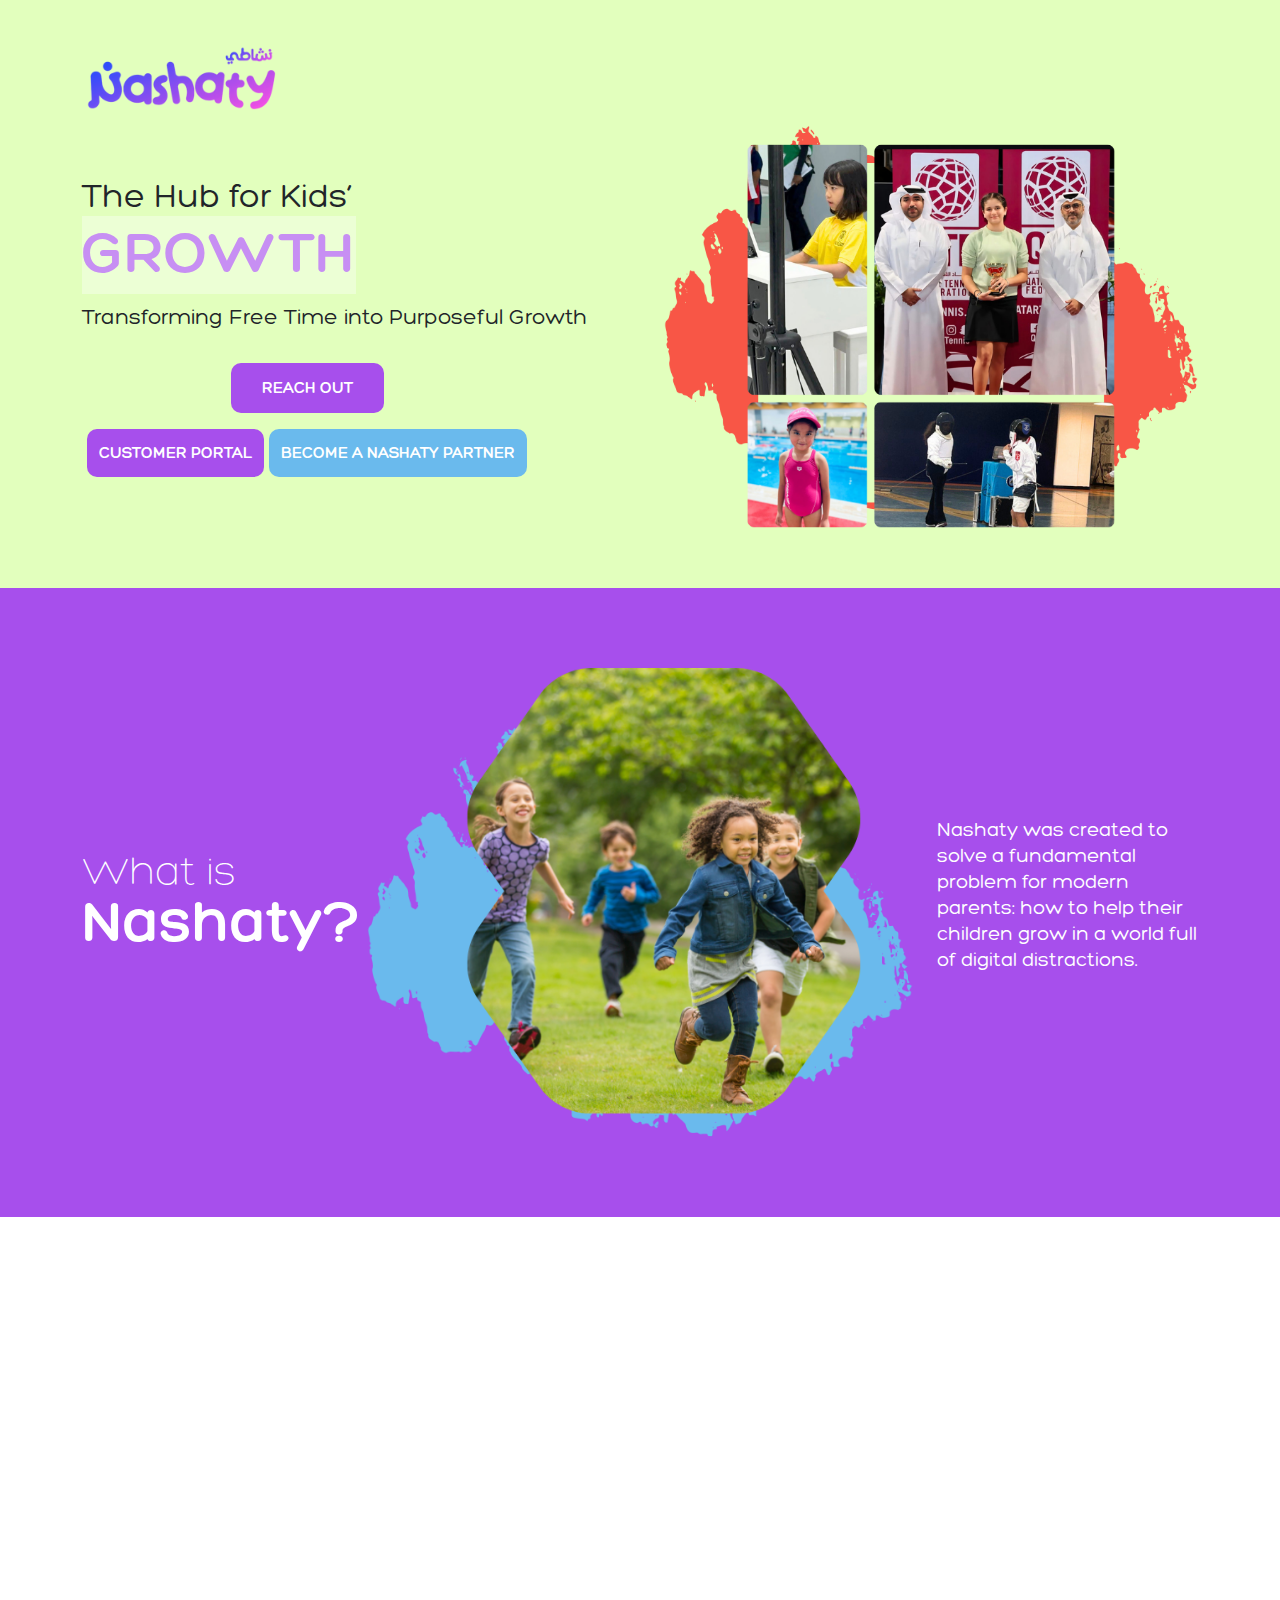
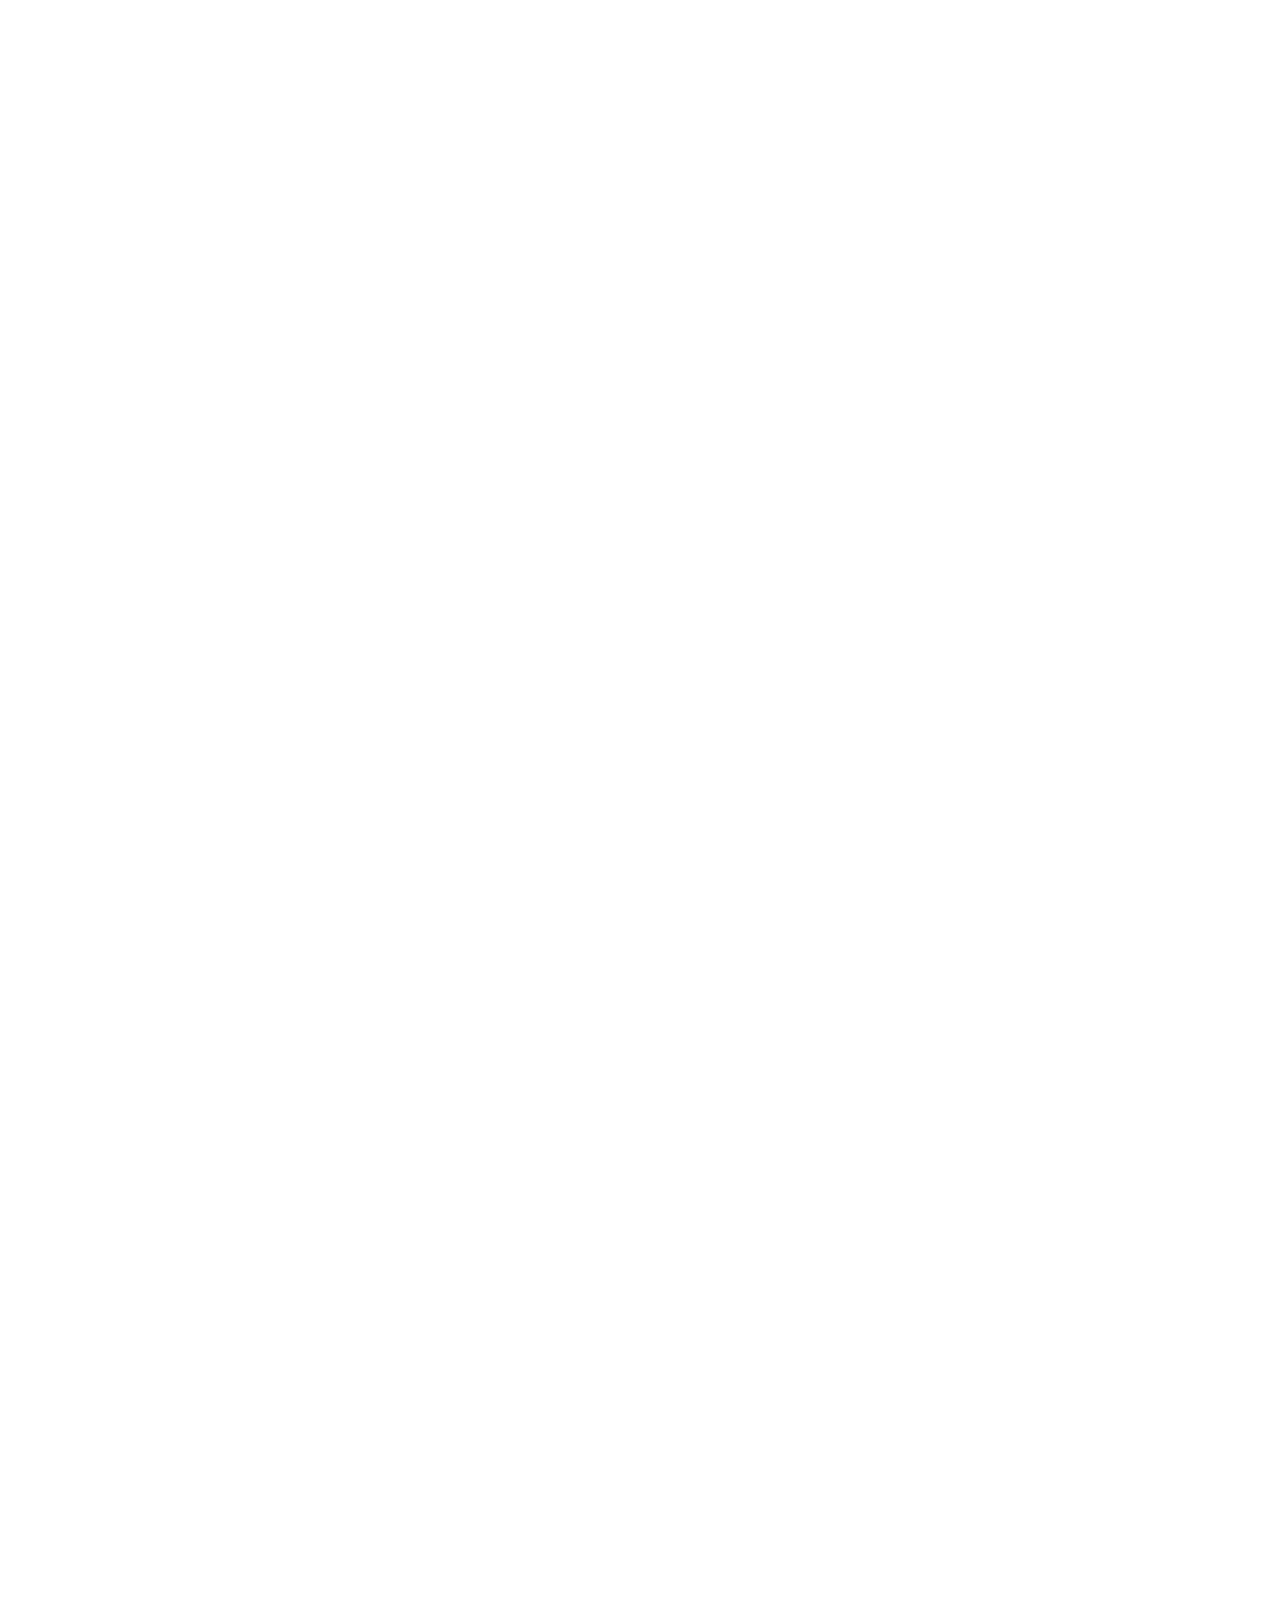
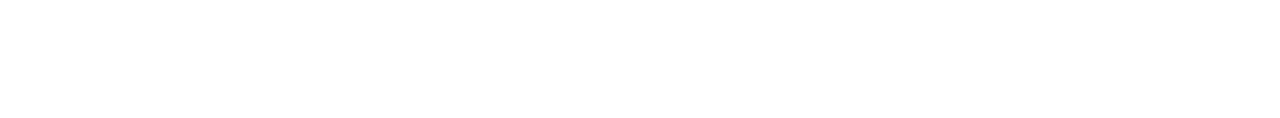
<file: index.html>
<!DOCTYPE html>
<html lang="en">

<head>
    <meta charset="UTF-8" />
    <meta name="viewport" content="width=device-width, initial-scale=1" />
    <meta http-equiv="X-UA-Compatible" content="IE=edge" />
    <title>Nashaty – The Hub for Kids Growth</title>
    <meta name="description"
        content="Nashaty is a platform that helps families find activities that suit their children's interests and schedules. It is a community-driven platform that connects families with activities and parents who can help them find suitable activities for their children.">
    <meta name="keywords"
        content="Nashaty, Kids Growth, Activities, Parents, Children, Families, Kids, Activities, Parents, Children, Families">


    <!-- Bootstrap 5 CSS -->
    <link href="https://cdn.jsdelivr.net/npm/bootstrap@5.3.3/dist/css/bootstrap.min.css" rel="stylesheet" />
    <!-- Custom CSS -->
    <link rel="stylesheet" href="style.css?v=3.1">
    <!-- Animate on Scroll (AOS) CSS -->
    <link href="https://unpkg.com/aos@2.3.4/dist/aos.css" rel="stylesheet">

    <!-- Favicon -->
    <link rel="shortcut icon" href="./assets/images/logo.png" type="image/x-icon">
</head>

<body>

    <!-- Navbar -->
    <nav class="navbar navbar-expand-lg navbar-dark">
        <div class="container flex-column flex-lg-row text-center">
            <div class="logo_wrapper mb-3 mb-lg-0">
                <img src="./assets/images/logo.png" alt="logo" class="logo" />
            </div>

        </div>
    </nav>


    <!-- Main Content -->
    <section class="growth-section">
        <div class="container">
            <div class="row align-items-center g-5">
                <!-- Left Content -->
                <div class="col-md-6 text-center text-md-start">
                    <h2 class="growth-heading">The Hub for Kids’</h2>
                    <div class="reveal-wrapper">
                        <h1 class="growth-highlight">GROWTH</h1>
                    </div>
                    <p class="growth-description">
                        Transforming Free Time into Purposeful Growth
                    </p>
                    <style>
                        @media (max-width: 767px) {
                            .reachout-box {
                                width: 100% !important;
                            }

                            
                            .button-row {
            display: flex !important;
            justify-content: center !important;
            flex-direction: column !important; /* FIXED */
            gap: 18px !important;
            
        }
                        }
                    </style>

                    <div class="reachout-box" style="width: 450px; text-align: center;">
                        <a href="javascript:void(0)" class="btn growth-btn" data-bs-toggle="modal"
                            data-bs-target="#reachOutModal">
                            Reach Out
                        </a>

                        <div class="button-row ms-lg-auto mt-3" style="display: flex; justify-content: space-evenly;">
                            <a href="parent-register.php" class="btn growth-btn"
                                style="background: #a74fec; color: white; border-style: none; padding-left: 12px; padding-right: 12px;">customer
                                portal</a>
                            <a href="partner-register.php" class="btn growth-btn"
                                style="background: #6abaed; color: white; border-style: none; padding-left: 12px; padding-right: 12px;">become
                                a Nashaty partner</a>
                        </div>
                        <!-- <a href="https://wa.me/97433793376" target="_blank" class="btn growth-btn mt-3">
                            Get in touch via call
                        </a> -->
                    </div>

                </div>

                <!-- Right Image -->
                <div class="col-md-6">
                    <div class="growth-img-wrapper">
                        <img src="./assets/images/hero-top-2.png" class="img-fluid" alt="Growth Image" />

                    </div>
                </div>
            </div>
        </div>
    </section>


    <!-- MODAL POPUP -->
    <div class="modal fade" id="reachOutModal" tabindex="-1" aria-labelledby="reachOutModalLabel" aria-hidden="true">
        <div class="modal-dialog modal-dialog-centered">
            <div class="modal-content">

                <div class="modal-header">
                    <h5 class="modal-title" id="reachOutModalLabel">Contact Us</h5>
                    <img src="./assets/images/close.png" alt="Close Icon" class="close-icon" data-bs-dismiss="modal"
                        aria-label="Close" />
                </div>

                <div class="modal-body">
                    <!-- Option Selection Screen -->
                    <div id="optionSelection">
                        <h6 class="mb-4 text-center">How would you like to reach us?</h6>
                        <div style="display: flex; gap: 20px; flex-wrap: wrap; margin: 20px 0;">
                            <button type="button"
                                style="background: linear-gradient(135deg, #6abaed 0%, #4a9fd6 100%); color: white; padding: 18px 35px; font-size: 1.1rem; font-weight: 600; border: none; border-radius: 12px; cursor: pointer; display: inline-flex; align-items: center; justify-content: center; box-shadow: 0 4px 15px rgba(106, 186, 237, 0.3); transition: all 0.3s ease; text-decoration: none; flex: 1; min-width: 280px;"
                                onmouseover="this.style.transform='translateY(-2px)'; this.style.boxShadow='0 6px 20px rgba(106, 186, 237, 0.4)'"
                                onmouseout="this.style.transform='translateY(0)'; this.style.boxShadow='0 4px 15px rgba(106, 186, 237, 0.3)'"
                                onclick="window.open('https://wa.me/97433793376', '_blank')">
                                <i class="bi bi-whatsapp" style="margin-right: 0.75rem; font-size: 1.3rem;"></i>Get in
                                Get in touch via WhatsApp
                            </button>

                            <!-- <button type="button"
                                style="background: linear-gradient(135deg, #a74fec 0%, #8e3dd4 100%); color: white; padding: 18px 35px; font-size: 1.1rem; font-weight: 600; border: none; border-radius: 12px; cursor: pointer; display: inline-flex; align-items: center; justify-content: center; box-shadow: 0 4px 15px rgba(167, 79, 236, 0.3); transition: all 0.3s ease; text-decoration: none; flex: 1; min-width: 280px;"
                                onmouseover="this.style.transform='translateY(-2px)'; this.style.boxShadow='0 6px 20px rgba(167, 79, 236, 0.4)'"
                                onmouseout="this.style.transform='translateY(0)'; this.style.boxShadow='0 4px 15px rgba(167, 79, 236, 0.3)'"
                                id="showFormBtn">
                                <i class="bi bi-envelope" style="margin-right: 0.75rem; font-size: 1.3rem;"></i>Reach US
                                Out - We'll Contact You
                            </button> -->
                        </div>
                    </div>

                    <!-- Contact Form (Hidden Initially) -->
                    <div id="formSection" style="display: none;">
                        <button type="button" class="btn button-row mb-3" id="backToOptions">
                            Back
                        </button>
                        <form id="contactForm" class="needs-validation" novalidate>
                            <div id="formContent">
                                <div class="mb-3">
                                    <label for="userName" class="form-label">Name</label>
                                    <input type="text" class="form-control" id="userName" name="name" required>
                                    <div class="invalid-feedback">Please enter your name.</div>
                                </div>
                                <div class="mb-3">
                                    <label for="userEmail" class="form-label">Email</label>
                                    <input type="email" class="form-control" id="userEmail" name="email" required>
                                    <div class="invalid-feedback">Please enter a valid email.</div>
                                </div>
                                <div class="mb-3">
                                    <label for="userMobile" class="form-label">Mobile</label>
                                    <input type="tel" class="form-control" id="userMobile" name="mobile"
                                        pattern="[0-9]{8,}" required>
                                    <div class="invalid-feedback">Please enter at least 8 digits.</div>
                                </div>

                                <div class="mb-3">
                                    <label for="userComments" class="form-label">Comments (Optional)</label>
                                    <textarea class="form-control" id="userComments" name="comments"
                                        rows="3"></textarea>
                                </div>

                                <button type="submit" class="btn btn-primary w-100">Submit</button>
                            </div>

                            <div id="thankYouMessage" style="display: none; text-align: center;">
                                <h5 class="text-success">Thank you!</h5>
                                <p>Your message has been sent successfully.</p>
                            </div>
                        </form>
                    </div>
                </div>

            </div>
        </div>
    </div>



    <!-- WHAT IS Nashaty SECTION -->
    <section class="nashaty-section" data-aos="fade-up" data-aos-duration="1000">
        <div class="container">
            <div class="row align-items-center text-white g-4">
                <!-- Left Column -->
                <div class="col-md-3 text-start">
                    <h2 class="nashaty-title">
                        What is <br /><span>Nashaty?</span>
                    </h2>
                </div>

                <!-- Middle Image -->
                <div class="col-md-6 text-center">
                    <div class="nashaty-image-container">
                        <div class="nashaty-image-frame">
                            <img src="./assets/images/natashy-center.png" class="img-fluid" alt="Children Running" />
                        </div>
                    </div>
                </div>

                <!-- Right Column -->
                <div class="col-md-3 text-md-start text-center">
                    <p class="nashaty-description">
                        Nashaty was created to solve a fundamental problem for modern parents: how to help their
                        children grow in a world full of digital distractions.
                    </p>
                </div>
            </div>
        </div>
    </section>


    <!-- MISSION & VISION SECTION -->
    <section class="mission_vision" data-aos="fade-up" data-aos-duration="1000">
        <div class="container-fluid"> <!-- remove padding -->
            <div class="row no-gutters"> <!-- no-gutters to remove spacing -->
                <div class="col-md-6 mission_wrapper text-white d-flex" style="background-color:#6abaed;">
                    <div class="container py-5"> <!-- Use container inside -->
                        <h2 class="section-title mb-4">Mission</h2>
                        <p class="section-text">
                            To become the leading <span class="highlight">“Go-To”</span> platform where families can
                            discover and book enriching activities that inspire learning, creativity, and growth.
                        </p>
                    </div>
                </div>
                <div class="col-md-6 vision_wrapper d-flex" style="background-color: #e2ffbd;">
                    <div class="container py-5">
                        <h2 class="section-title mb-4">Vision</h2>
                        <p class="section-text">
                            To empower families to provide meaningful experiences and nurture their children’s
                            development by turning their free time into lasting opportunities.
                        </p>
                    </div>
                </div>
            </div>

        </div>
    </section>

    <!-- FOUNDER SECTION -->
    <section class="founder-section py-5" data-aos="fade-up" data-aos-duration="1000">
        <div class="container">
            <div class="row align-items-center">
                <!-- Text Column -->
                <div class="col-md-5 text-white">
                    <h6>Message from the</h6>
                    <h2 class="fw-bold mb-4" style="font-size: 3rem;">Founder</h2>
                    <p style="font-size: 1.2rem;">
                        Youth and children are the most valuable asset of any society. If Nashaty can make a difference
                        in the life of even one child — by bringing them closer to their dream or unlocking their hidden
                        potential — then as a founder, I have fulfilled my purpose.

                    </p>


                </div>

                <!-- Image Column -->
                <div class="col-md-7">
                    <div class="founder-img-wrapper">
                        <img src="./assets/images/founder.png" alt="Founder" class="img-fluid" />
                    </div>

                </div>
            </div>
        </div>
    </section>


    <!-- FOOTER SECTON START HERE -->
    <footer class="footer-section" style="background-color: #E5FFB7;" data-aos="fade-up" data-aos-duration="1000">
        <div class="container">
            <div class="row align-items-end">
                <!-- Left Content -->
                <div class="col-md-6 mb-4 mb-md-0">
                    <h3><span id="typing-text"></span></h3>
                    <h5>we’re here to support</h5>

                    <ul class="list-unstyled">
                        <li class="mb-3 d-flex align-items-center">
                            <div class="icon-circle me-3">
                                <img src="./assets/images/web.png" alt="Email Icon" class="img-fluid" />
                            </div>
                            <span>ceo@nashaty.net</span>
                        </li>
                        <li class="mb-3 d-flex align-items-center">
                            <div class="icon-circle me-3">
                                <img src="./assets/images/phone.png" alt="Phone Icon" class="img-fluid" />
                            </div>
                            <div class="d-flex flex-column flex-sm-row align-items-sm-center">
                                <span>Get in touch with our CEO</span>
                                <a href="https://wa.me/97470214660" target="_blank"
                                    class="ms-sm-2 mt-1 mt-sm-0 text-decoration-none">
                                    +974 7021 4660
                                </a>
                            </div>

                        </li>
                        <li class="mb-3 d-flex align-items-center">
                            <div class="icon-circle me-3">
                                <img src="./assets/images/map.png" alt="Phone Icon" class="img-fluid" />
                            </div>
                            <span>Doha, Qatar</span>
                        </li>
                    </ul>
                </div>

                <!-- Right Logo -->
                <div class="col-md-6 text-md-end text-center">
                    <img src="./assets/images/logo.png" alt="Nashaty Logo" class="img-fluid"
                        style="max-width: 250px;" />
                </div>
            </div>
        </div>
    </footer>



    <!-- Bootstrap JS Bundle (with Popper) -->
    <script src="https://cdn.jsdelivr.net/npm/bootstrap@5.3.3/dist/js/bootstrap.bundle.min.js"></script>
    <!-- Animate on Scroll (AOS) JS -->
    <script src="https://unpkg.com/aos@2.3.4/dist/aos.js"></script>
    <script src="main.js"></script>
    <script>
        AOS.init();
    </script>

    <script>
        // Show form when "Reach Out" button is clicked
        document.getElementById('showFormBtn').addEventListener('click', function () {
            document.getElementById('optionSelection').style.display = 'none';
            document.getElementById('formSection').style.display = 'block';
        });

        // Go back to options
        document.getElementById('backToOptions').addEventListener('click', function () {
            document.getElementById('formSection').style.display = 'none';
            document.getElementById('optionSelection').style.display = 'block';
        });

        // Reset modal when closed
        document.getElementById('reachOutModal').addEventListener('hidden.bs.modal', function () {
            document.getElementById('optionSelection').style.display = 'block';
            document.getElementById('formSection').style.display = 'none';
            document.getElementById('thankYouMessage').style.display = 'none';
            document.getElementById('formContent').style.display = 'block';
            document.getElementById('contactForm').reset();
            document.getElementById('contactForm').classList.remove('was-validated');
        });


        document.getElementById("contactForm").addEventListener("submit", function (e) {
            e.preventDefault();

            const form = this;

            // Trigger Bootstrap validation
            if (!form.checkValidity()) {
                form.classList.add("was-validated");
                return; // Stop if form is invalid
            }

            const formData = new FormData(form);

            fetch("submit-form.php", {
                method: "POST",
                body: formData,
            })
                .then(response => response.text())
                .then(data => {
                    if (data.trim() === "success") {
                        document.getElementById("formContent").style.display = "none";
                        document.getElementById("thankYouMessage").style.display = "block";
                    } else {
                        alert("Error: " + data);
                    }
                })
                .catch(error => {
                    alert("Request failed: " + error);
                });
        });
    </script>

</body>

</html>
</file>
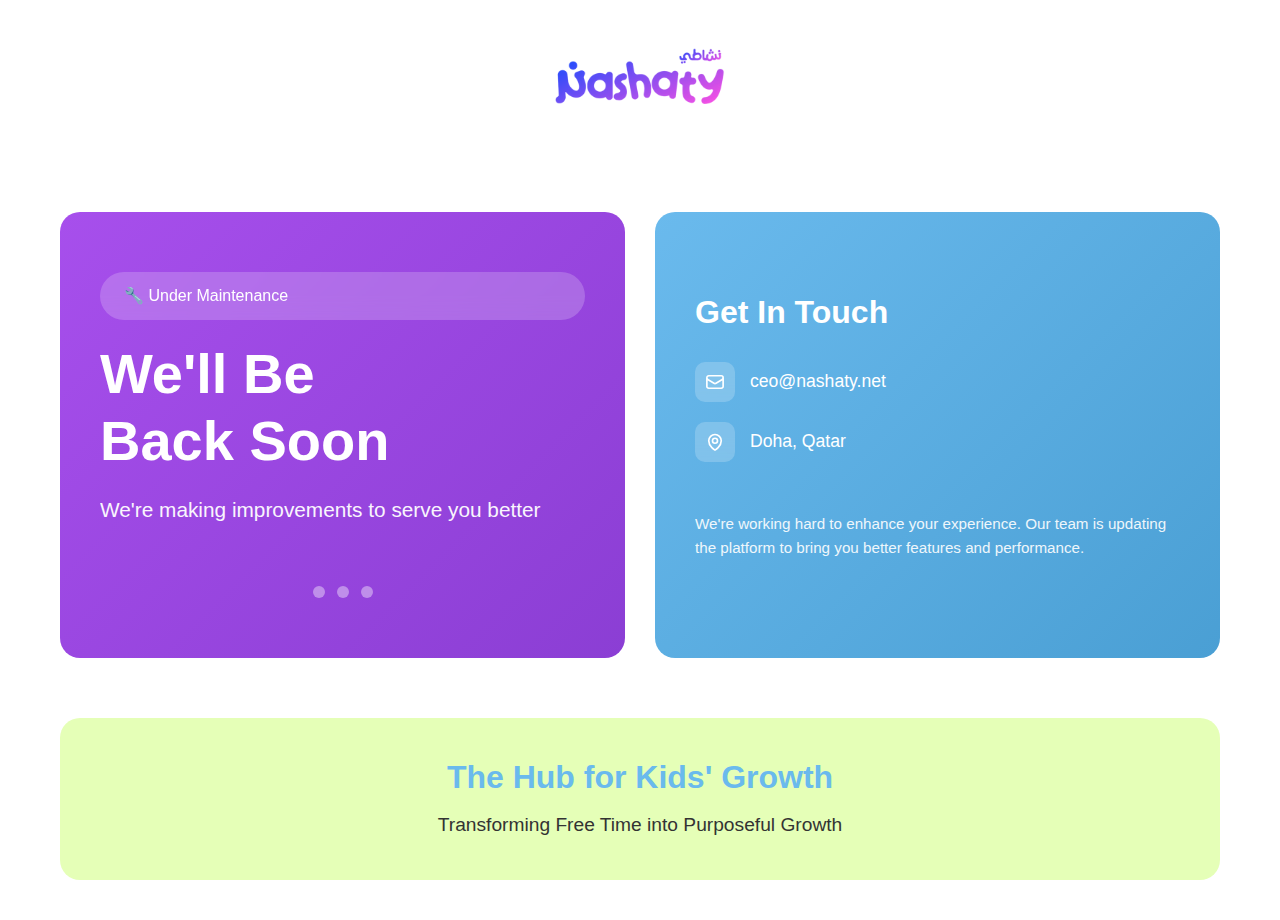
<file: abc.html>
<!DOCTYPE html>
<html lang="en">
<head>
    <meta charset="UTF-8">
    <meta name="viewport" content="width=device-width, initial-scale=1.0">
    <title>Nashaty – Under Maintenance</title>
    <link href="https://cdn.jsdelivr.net/npm/bootstrap@5.3.3/dist/css/bootstrap.min.css" rel="stylesheet">
    <style>
        * {
            margin: 0;
            padding: 0;
            box-sizing: border-box;
        }

        body {
            font-family: 'Segoe UI', Tahoma, Geneva, Verdana, sans-serif;
            background: #ffffff;
            min-height: 100vh;
            display: flex;
            align-items: center;
            justify-content: center;
        }

        .maintenance-wrapper {
            max-width: 1200px;
            margin: 0 auto;
            padding: 40px 20px;
        }

        /* Header Section */
        .header-section {
            text-align: center;
            margin-bottom: 60px;
        }

        .logo {
            max-width: 180px;
            margin-bottom: 40px;
        }

        /* Main Content Grid */
        .content-grid {
            display: grid;
            grid-template-columns: 1fr 1fr;
            gap: 30px;
            margin-bottom: 60px;
        }

        /* Left Panel - Purple */
        .left-panel {
            background: linear-gradient(135deg, #a74fec 0%, #8b3ed4 100%);
            padding: 60px 40px;
            border-radius: 20px;
            color: white;
            display: flex;
            flex-direction: column;
            justify-content: center;
        }

        .left-panel h1 {
            font-size: 3.5rem;
            font-weight: bold;
            margin-bottom: 20px;
            line-height: 1.2;
        }

        .left-panel .subtitle {
            font-size: 1.3rem;
            margin-bottom: 30px;
            opacity: 0.95;
        }

        .status-badge {
            display: inline-block;
            background: rgba(255, 255, 255, 0.2);
            padding: 12px 24px;
            border-radius: 30px;
            font-size: 1rem;
            backdrop-filter: blur(10px);
            margin-bottom: 20px;
        }

        /* Right Panel - Blue */
        .right-panel {
            background: linear-gradient(135deg, #6abaed 0%, #4a9fd4 100%);
            padding: 60px 40px;
            border-radius: 20px;
            color: white;
            display: flex;
            flex-direction: column;
            justify-content: center;
        }

        .right-panel h2 {
            font-size: 2rem;
            font-weight: bold;
            margin-bottom: 30px;
        }

        .info-item {
            display: flex;
            align-items: center;
            margin-bottom: 20px;
            font-size: 1.1rem;
        }

        .info-icon {
            width: 40px;
            height: 40px;
            background: rgba(255, 255, 255, 0.2);
            border-radius: 10px;
            display: flex;
            align-items: center;
            justify-content: center;
            margin-right: 15px;
            backdrop-filter: blur(10px);
        }

        .info-icon svg {
            width: 20px;
            height: 20px;
            stroke: white;
        }

        /* Bottom Banner */
        .bottom-banner {
            background: #E5FFB7;
            padding: 40px;
            border-radius: 20px;
            text-align: center;
        }

        .bottom-banner h3 {
            color: #6abaed;
            font-size: 2rem;
            font-weight: bold;
            margin-bottom: 15px;
        }

        .bottom-banner p {
            color: #333;
            font-size: 1.2rem;
            margin: 0;
        }

        /* Progress Dots */
        .progress-dots {
            display: flex;
            justify-content: center;
            gap: 12px;
            margin-top: 30px;
        }

        .dot {
            width: 12px;
            height: 12px;
            background: rgba(255, 255, 255, 0.4);
            border-radius: 50%;
            animation: pulse 1.5s ease-in-out infinite;
        }

        .dot:nth-child(2) {
            animation-delay: 0.3s;
        }

        .dot:nth-child(3) {
            animation-delay: 0.6s;
        }

        @keyframes pulse {
            0%, 100% {
                opacity: 0.4;
                transform: scale(1);
            }
            50% {
                opacity: 1;
                transform: scale(1.3);
            }
        }

        /* Responsive Design */
        @media (max-width: 992px) {
            .content-grid {
                grid-template-columns: 1fr;
            }

            .left-panel h1 {
                font-size: 2.5rem;
            }

            .left-panel,
            .right-panel {
                padding: 40px 30px;
            }
        }

        @media (max-width: 576px) {
            .left-panel h1 {
                font-size: 2rem;
            }

            .left-panel .subtitle {
                font-size: 1.1rem;
            }

            .right-panel h2 {
                font-size: 1.5rem;
            }

            .info-item {
                font-size: 1rem;
            }

            .bottom-banner h3 {
                font-size: 1.5rem;
            }

            .bottom-banner p {
                font-size: 1rem;
            }
        }
    </style>
</head>
<body>
    <div class="maintenance-wrapper">
        <!-- Header -->
        <div class="header-section">
            <img src="./assets/images/logo.png" alt="Nashaty Logo" class="logo">
        </div>

        <!-- Main Content Grid -->
        <div class="content-grid">
            <!-- Left Panel -->
            <div class="left-panel">
                <div class="status-badge">🔧 Under Maintenance</div>
                <h1>We'll Be<br>Back Soon</h1>
                <p class="subtitle">We're making improvements to serve you better</p>
                <div class="progress-dots">
                    <div class="dot"></div>
                    <div class="dot"></div>
                    <div class="dot"></div>
                </div>
            </div>

            <!-- Right Panel -->
            <div class="right-panel">
                <h2>Get In Touch</h2>
                
                <div class="info-item">
                    <div class="info-icon">
                        <svg xmlns="http://www.w3.org/2000/svg" fill="none" viewBox="0 0 24 24" stroke-width="2" stroke="currentColor">
                            <path stroke-linecap="round" stroke-linejoin="round" d="M21.75 6.75v10.5a2.25 2.25 0 01-2.25 2.25h-15a2.25 2.25 0 01-2.25-2.25V6.75m19.5 0A2.25 2.25 0 0019.5 4.5h-15a2.25 2.25 0 00-2.25 2.25m19.5 0v.243a2.25 2.25 0 01-1.07 1.916l-7.5 4.615a2.25 2.25 0 01-2.36 0L3.32 8.91a2.25 2.25 0 01-1.07-1.916V6.75" />
                        </svg>
                    </div>
                    <span>ceo@nashaty.net</span>
                </div>

                <div class="info-item">
                    <div class="info-icon">
                        <svg xmlns="http://www.w3.org/2000/svg" fill="none" viewBox="0 0 24 24" stroke-width="2" stroke="currentColor">
                            <path stroke-linecap="round" stroke-linejoin="round" d="M15 10.5a3 3 0 11-6 0 3 3 0 016 0z" />
                            <path stroke-linecap="round" stroke-linejoin="round" d="M19.5 10.5c0 7.142-7.5 11.25-7.5 11.25S4.5 17.642 4.5 10.5a7.5 7.5 0 1115 0z" />
                        </svg>
                    </div>
                    <span>Doha, Qatar</span>
                </div>

                <div style="margin-top: 30px; opacity: 0.9;">
                    <p style="font-size: 0.95rem; line-height: 1.6;">
                        We're working hard to enhance your experience. Our team is updating the platform to bring you better features and performance.
                    </p>
                </div>
            </div>
        </div>

        <!-- Bottom Banner -->
        <div class="bottom-banner">
            <h3>The Hub for Kids' Growth</h3>
            <p>Transforming Free Time into Purposeful Growth</p>
        </div>
    </div>
</body>
</html>
</file>
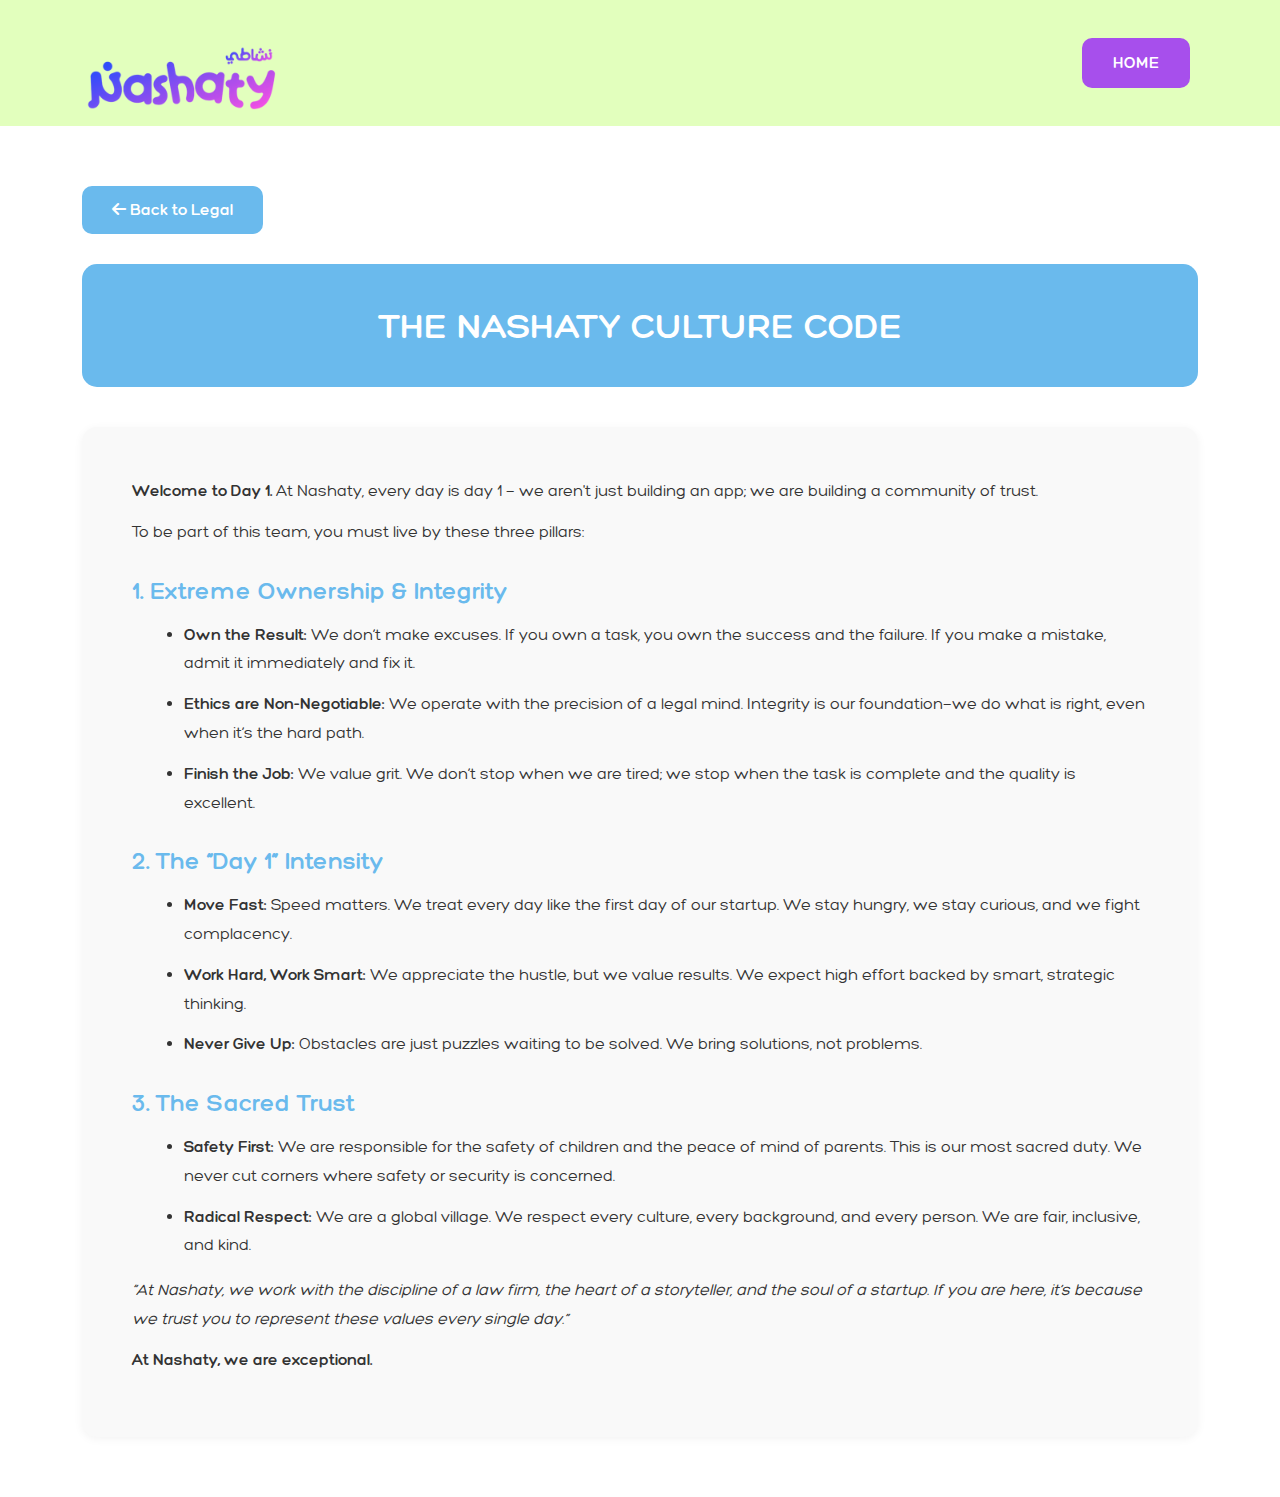
<file: policies/nashaty-culture.html>
<!DOCTYPE html>
<html lang="en">

<head>
    <meta charset="UTF-8" />
    <meta name="viewport" content="width=device-width, initial-scale=1" />
    <meta http-equiv="X-UA-Compatible" content="IE=edge" />

    <title>Nashaty Culture - Nashaty</title>

    <!-- Favicon -->
    <link rel="icon" type="image/png" href="./assets/images/favicon.png">
    <link rel="apple-touch-icon" href="./assets/images/favicon.png">
    <link rel="shortcut icon" href="./assets/images/favicon.png">

    <!-- Bootstrap 5 CSS -->
    <link href="https://cdn.jsdelivr.net/npm/bootstrap@5.3.3/dist/css/bootstrap.min.css" rel="stylesheet" />

    <!-- Custom CSS -->
    <link rel="stylesheet" href="../style.css?v=3.1">

    <style>
        .document-section {
            background: white;
            min-height: 100vh;
            padding: 60px 20px;
        }

        .document-header {
            background: #6abaed;
            color: white;
            padding: 40px 20px;
            text-align: center;
            border-radius: 15px;
            margin-bottom: 40px;
        }

        .document-header h1 {
            font-size: 36px;
            font-weight: bold;
            margin-bottom: 0px;
            
        }

        .document-content {
            background: #f9f9f9;
            padding: 50px;
            border-radius: 15px;
            line-height: 1.8;
            box-shadow: 0 2px 10px rgba(0, 0, 0, 0.05);
        }

        .document-content h2 {
            color: #6abaed;
            font-size: 24px;
            font-weight: bold;
            margin-top: 30px;
            margin-bottom: 15px;
        }

        .document-content p,
        .document-content li {
            font-size: 16px;
            color: #333;
            margin-bottom: 12px;
        }

        .document-content ul {
            margin-left: 20px;
        }

        .back-button {
            display: inline-block;
            background: #6abaed;
            color: white;
            padding: 12px 30px;
            border-radius: 10px;
            text-decoration: none;
            font-weight: bold;
            margin-bottom: 30px;
            transition: all 0.3s ease;
        }

        .back-button:hover {
            background: #4a9fd6;
            color: white;
            transform: translateY(-2px);
        }

        @media (max-width: 576px) {
            .document-header h1 {
                font-size: 22px;
                margin-bottom: 0px;
            }

            .document-content {
                padding: 25px 18px;
            }

            .document-content h2 {
                font-size: 18px;
            }

            .document-content p,
            .document-content li {
                font-size: 14px;
            }
        }
    </style>
</head>

<body>

    <!-- Navbar -->
    <nav class="navbar navbar-expand-lg navbar-dark">
        <div class="container flex-column flex-lg-row text-center">
            <div class="logo_wrapper mb-3 mb-lg-0">
                <a href="../index.html">
                    <img src="../assets/images/logo.png" alt="logo" class="logo" />
                </a>
            </div>
            <div class="ms-lg-auto mt-3 mt-lg-0">
                <a href="../index.html" class="btn growth-btn me-2">Home</a>
            </div>
        </div>
    </nav>

    <!-- Document Section -->
    <section class="document-section">
        <div class="container">
            <a href="legal.html" class="back-button">
                <i class="fas fa-arrow-left"></i> Back to Legal
            </a>

            <div class="document-header">
                <h1>THE NASHATY CULTURE CODE</h1>
            </div>

            <div class="document-content">
                <p><strong>Welcome to Day 1.</strong> At Nashaty, every day is day 1 — we aren't just building an app; we are building a community of trust.</p>

                <p>To be part of this team, you must live by these three pillars:</p>

                <h2>1. Extreme Ownership & Integrity</h2>
                <ul>
                    <li><strong>Own the Result:</strong> We don’t make excuses. If you own a task, you own the success and the failure. If you make a mistake, admit it immediately and fix it.</li>
                    <li><strong>Ethics are Non-Negotiable:</strong> We operate with the precision of a legal mind. Integrity is our foundation—we do what is right, even when it’s the hard path.</li>
                    <li><strong>Finish the Job:</strong> We value grit. We don’t stop when we are tired; we stop when the task is complete and the quality is excellent.</li>
                </ul>

                <h2>2. The “Day 1” Intensity</h2>
                <ul>
                    <li><strong>Move Fast:</strong> Speed matters. We treat every day like the first day of our startup. We stay hungry, we stay curious, and we fight complacency.</li>
                    <li><strong>Work Hard, Work Smart:</strong> We appreciate the hustle, but we value results. We expect high effort backed by smart, strategic thinking.</li>
                    <li><strong>Never Give Up:</strong> Obstacles are just puzzles waiting to be solved. We bring solutions, not problems.</li>
                </ul>

                <h2>3. The Sacred Trust</h2>
                <ul>
                    <li><strong>Safety First:</strong> We are responsible for the safety of children and the peace of mind of parents. This is our most sacred duty. We never cut corners where safety or security is concerned.</li>
                    <li><strong>Radical Respect:</strong> We are a global village. We respect every culture, every background, and every person. We are fair, inclusive, and kind.</li>
                </ul>

                <p><em>
                    “At Nashaty, we work with the discipline of a law firm, the heart of a storyteller, and the soul of a startup.
                    If you are here, it’s because we trust you to represent these values every single day.”
                </em></p>

                <p><strong>At Nashaty, we are exceptional.</strong></p>
            </div>
        </div>
    </section>

    <!-- Bootstrap JS -->
    <script src="https://cdn.jsdelivr.net/npm/bootstrap@5.3.3/dist/js/bootstrap.bundle.min.js"></script>
    <!-- Font Awesome -->
    <link rel="stylesheet" href="https://cdnjs.cloudflare.com/ajax/libs/font-awesome/6.4.0/css/all.min.css">

</body>

</html>
</file>
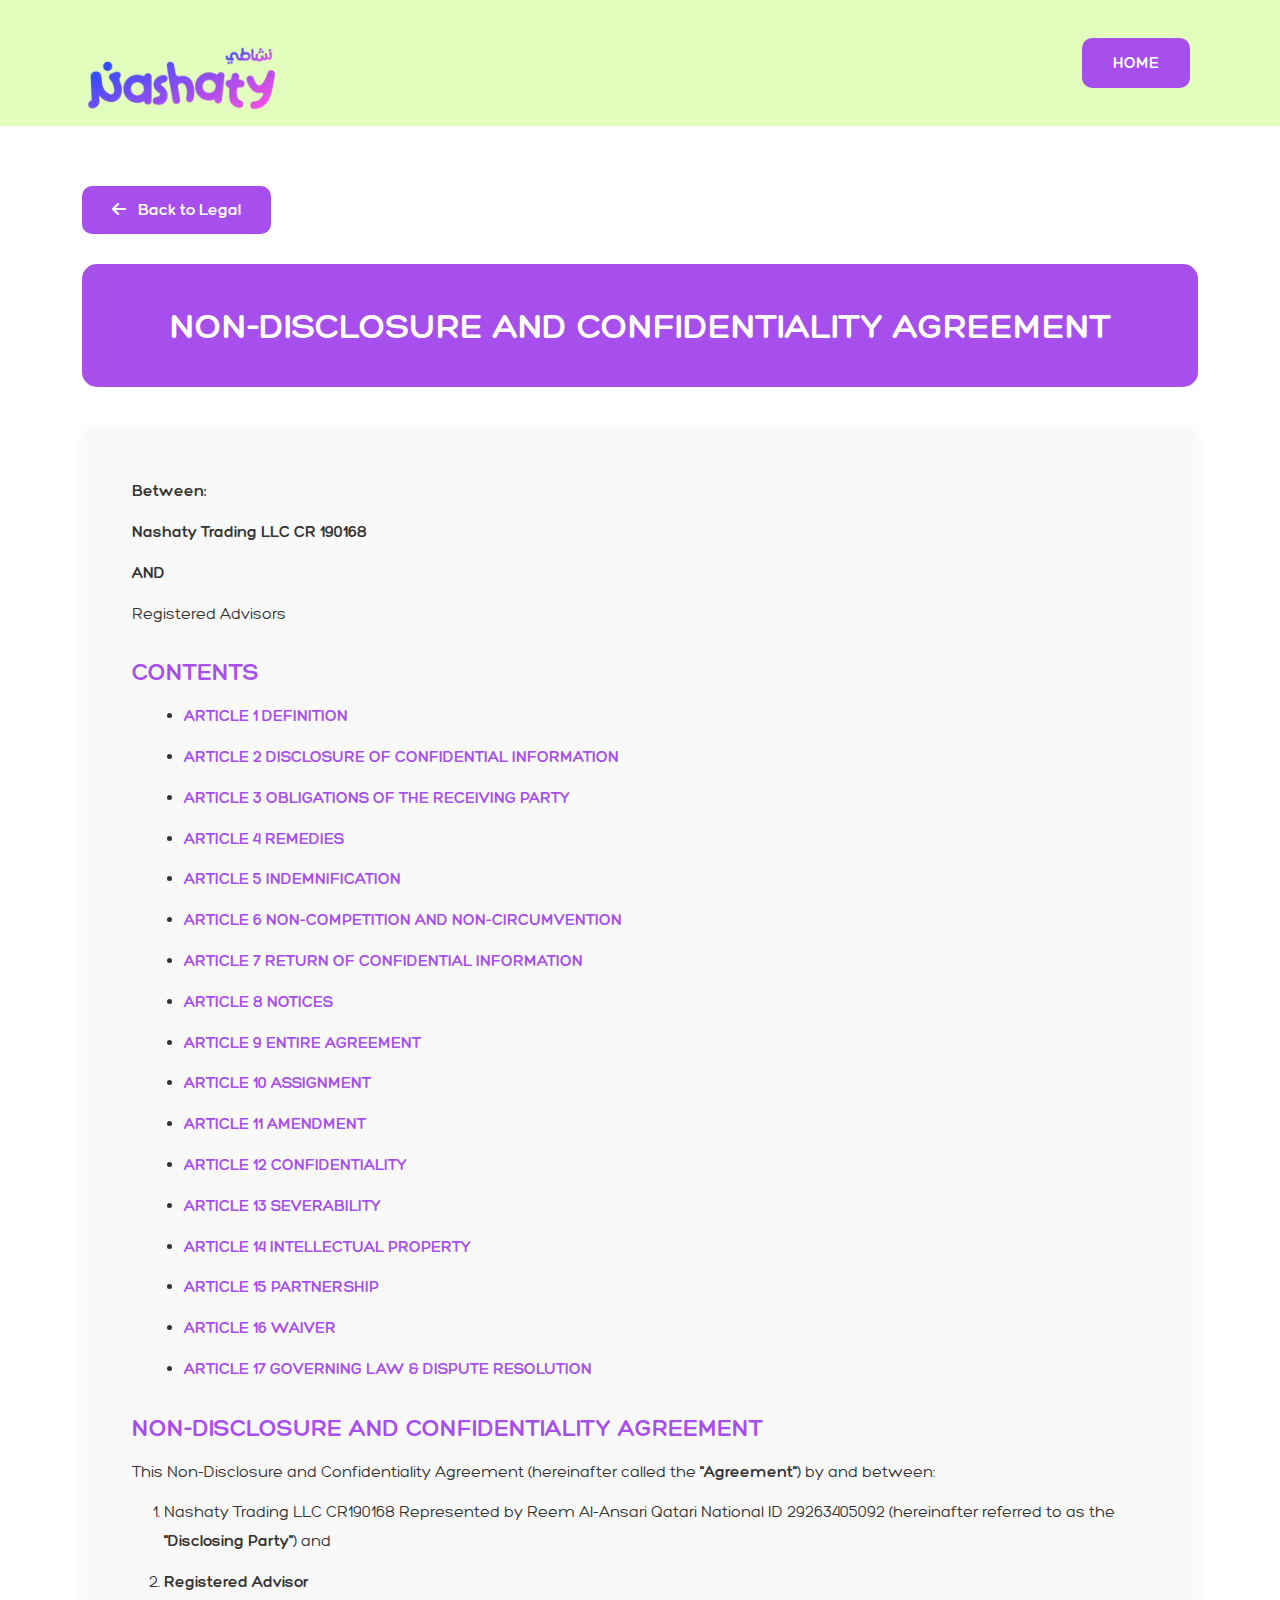
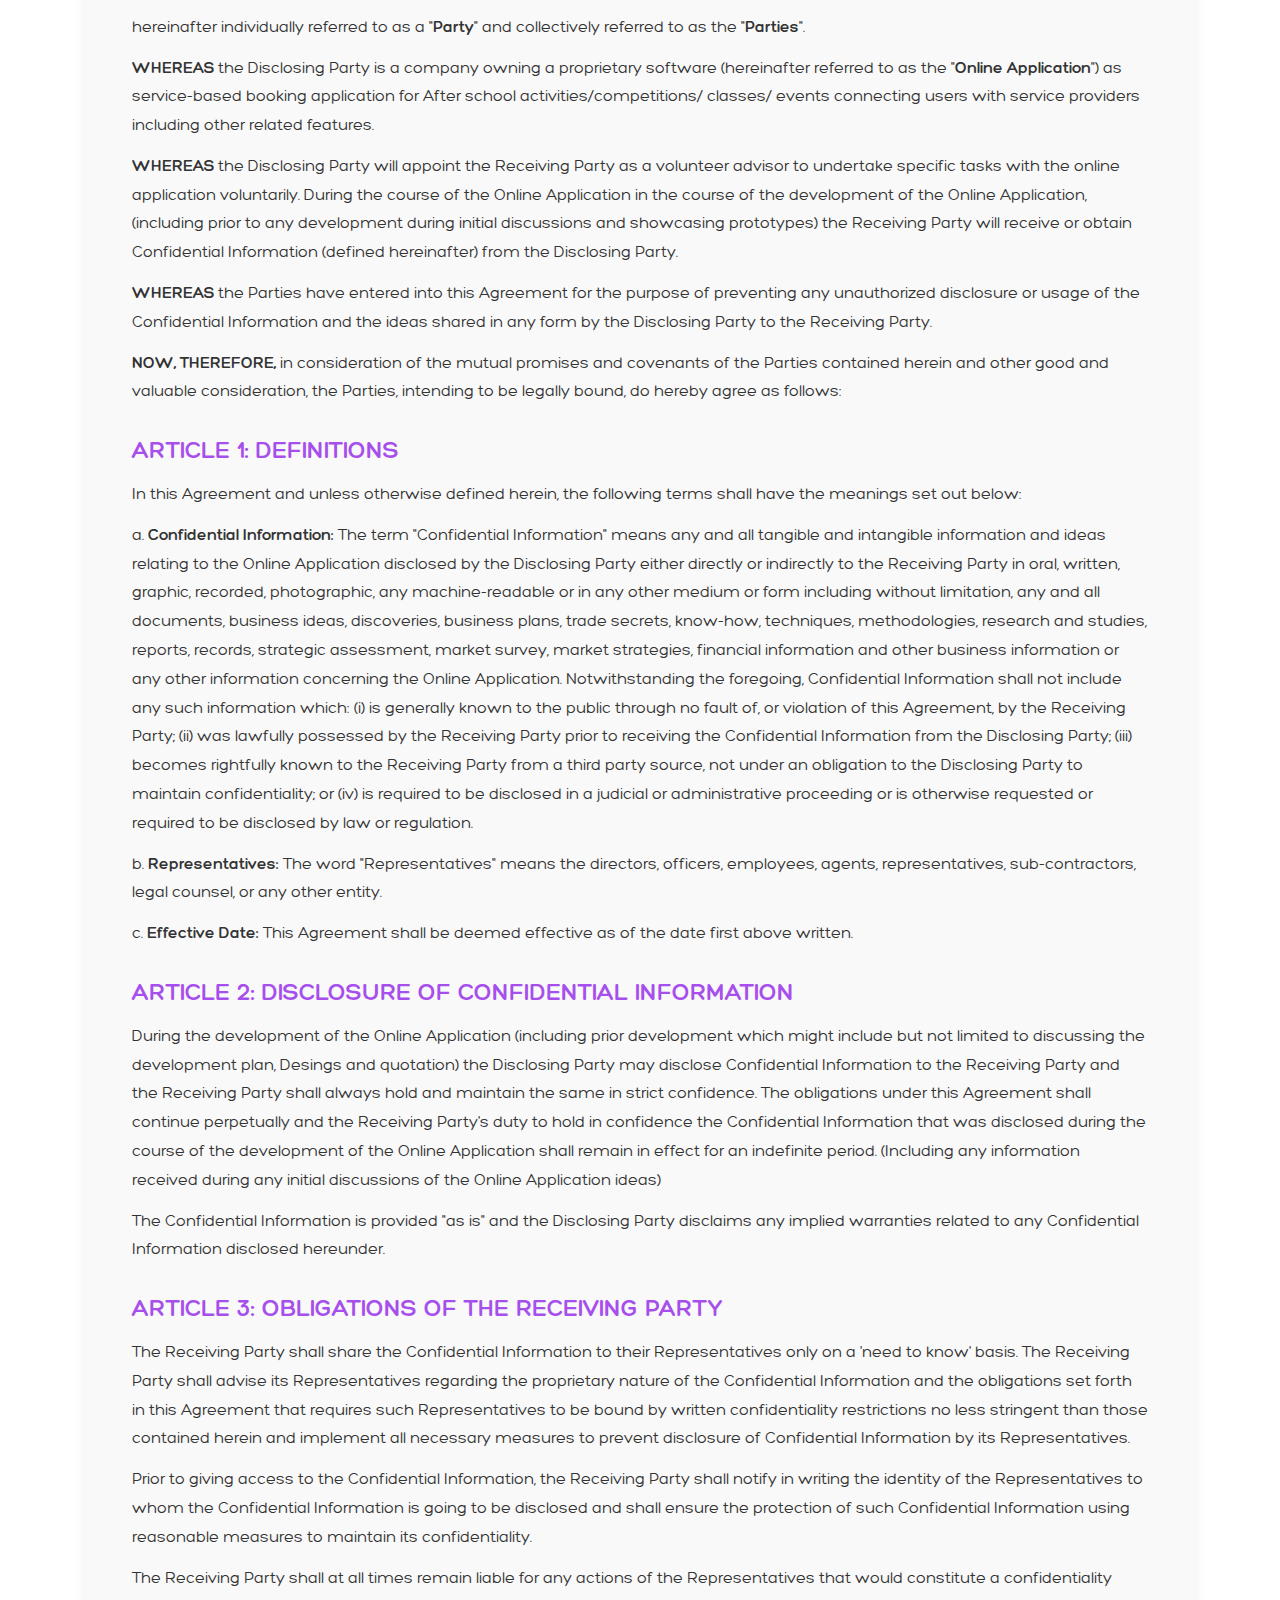
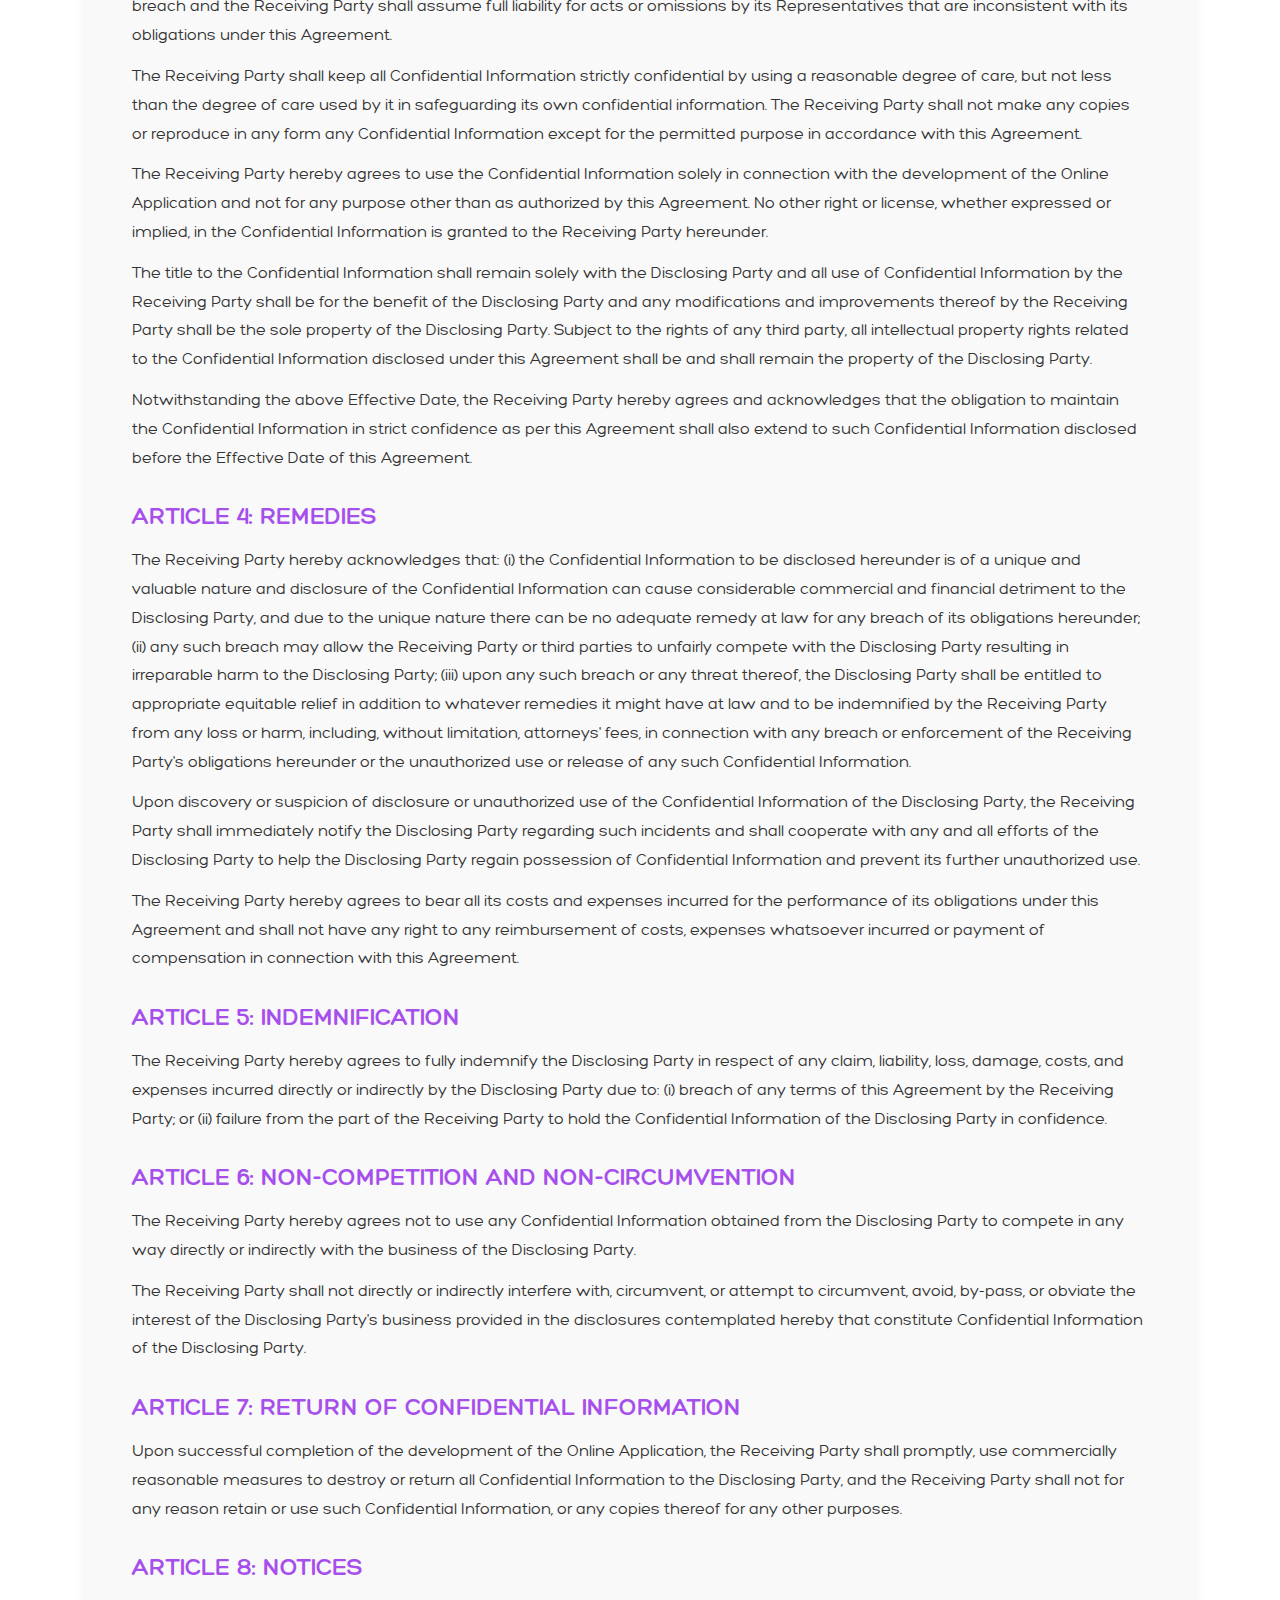
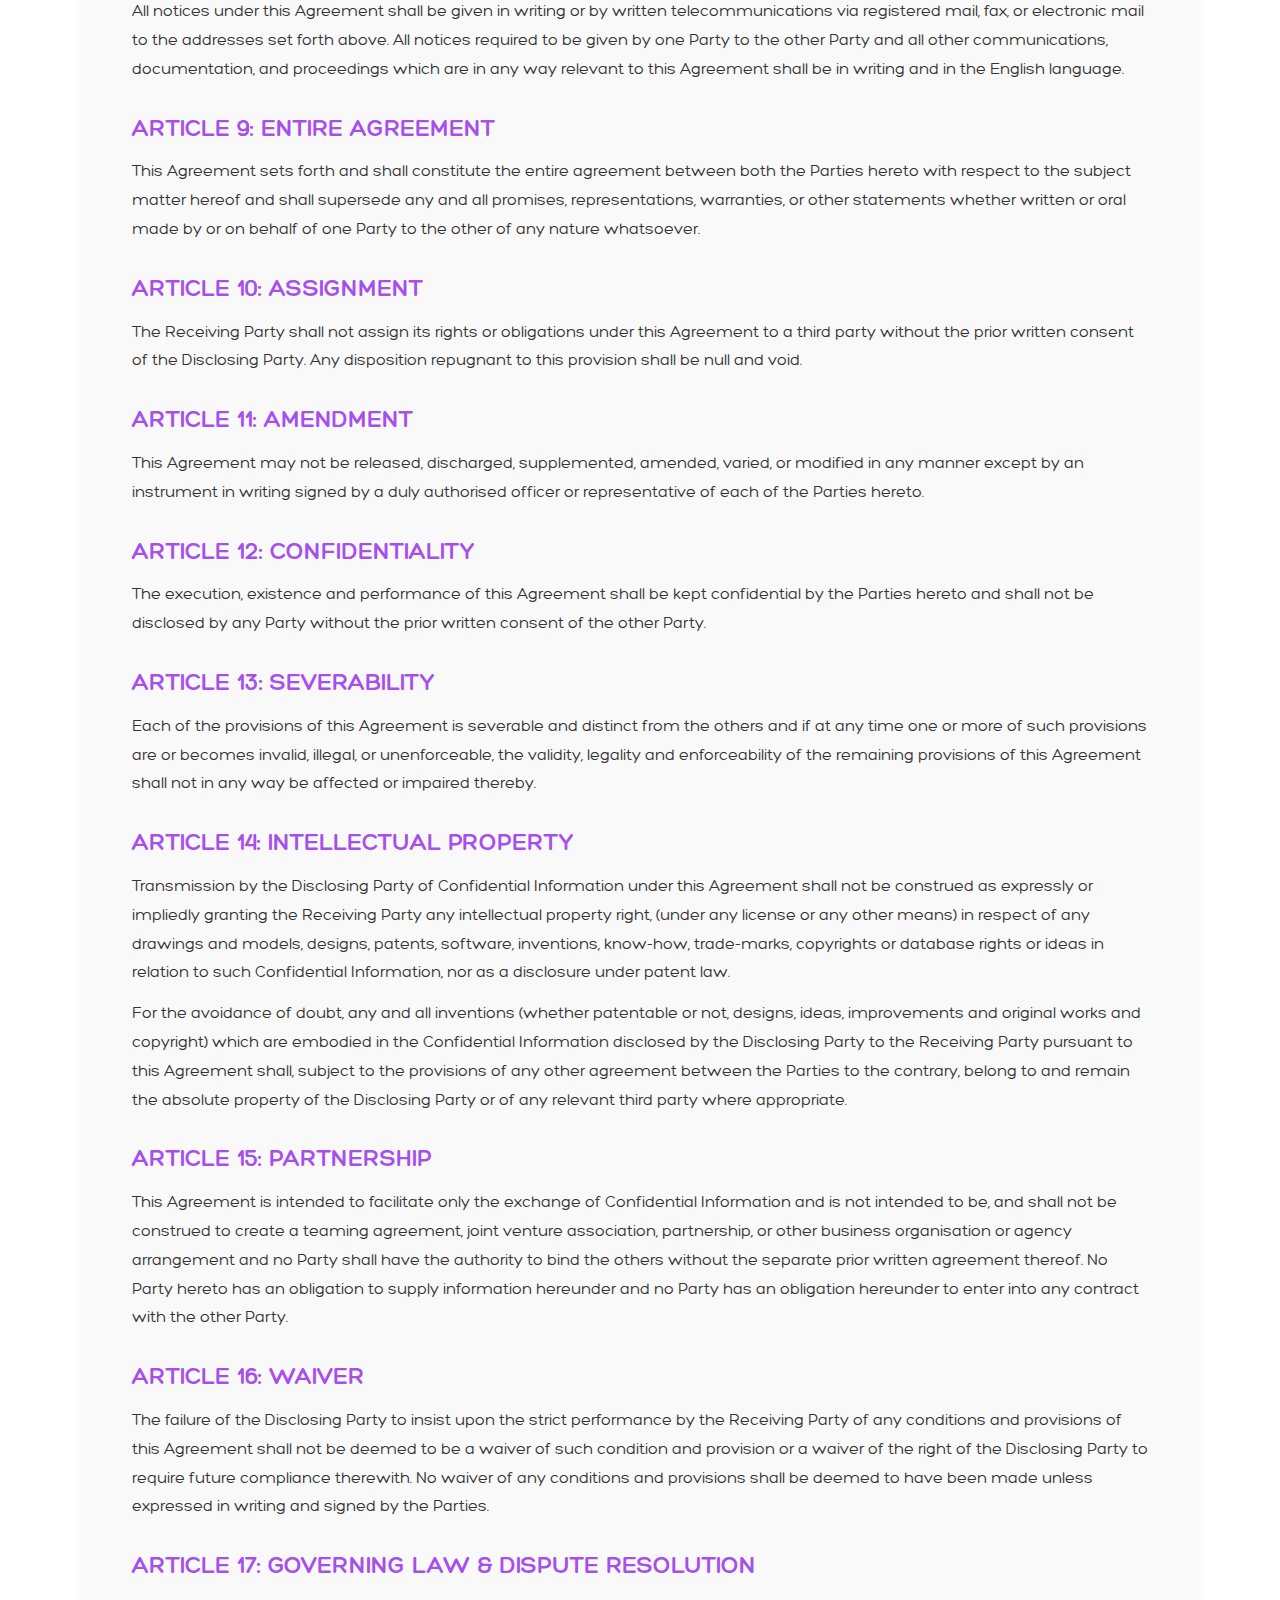
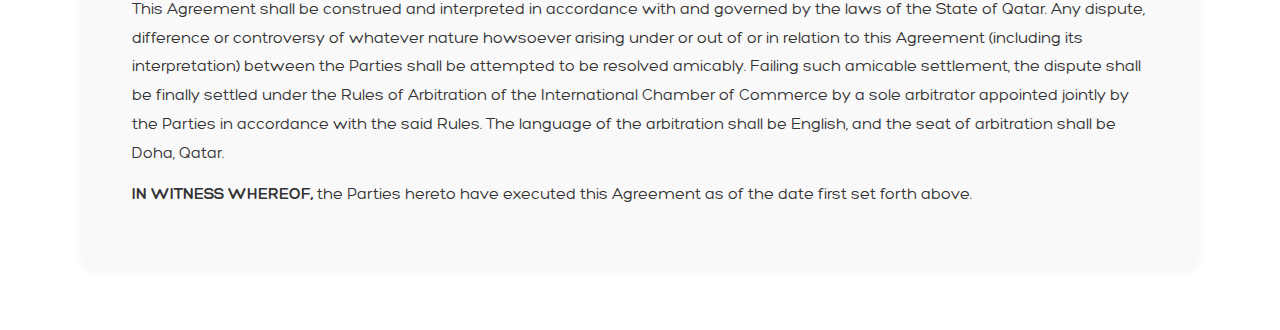
<file: policies/nda.html>
<!DOCTYPE html>
<html lang="en">

<head>
    <meta charset="UTF-8" />
    <meta name="viewport" content="width=device-width, initial-scale=1" />
    <meta http-equiv="X-UA-Compatible" content="IE=edge" />

    <title>Non-Disclosure Agreement - Nashaty</title>

    <!-- Favicon -->
    <link rel="icon" type="image/png" href="../assets/images/favicon.png">
    <link rel="apple-touch-icon" href="../assets/images/favicon.png">
    <link rel="shortcut icon" href="../assets/images/favicon.png">

    <!-- Bootstrap 5 CSS -->
    <link href="https://cdn.jsdelivr.net/npm/bootstrap@5.3.3/dist/css/bootstrap.min.css" rel="stylesheet" />

    <!-- Custom CSS -->
    <link rel="stylesheet" href="../style.css?v=3.1">

    <style>
        .document-section {
            background: white;
            min-height: 100vh;
            padding: 60px 20px;
        }

        .document-header {
            background: #a74fec;
            color: white;
            padding: 40px 20px;
            text-align: center;
            border-radius: 15px;
            margin-bottom: 40px;
        }

        .document-header h1 {
            font-size: 36px;
            font-weight: bold;
            margin-bottom: 0px;
        }

        .document-content {
            background: #f9f9f9;
            padding: 50px;
            border-radius: 15px;
            line-height: 1.8;
            box-shadow: 0 2px 10px rgba(0, 0, 0, 0.05);
        }

        .document-content h2 {
            color: #a74fec;
            font-size: 24px;
            font-weight: bold;
            margin-top: 30px;
            margin-bottom: 15px;
        }

        .document-content h3 {
            color: #6abaed;
            font-size: 20px;
            font-weight: bold;
            margin-top: 25px;
            margin-bottom: 12px;
        }

        .document-content p,
        .document-content li {
            font-size: 16px;
            color: #333;
            margin-bottom: 12px;
        }

        .document-content ul {
            margin-left: 20px;
        }

        .back-button {
            display: inline-block;
            background: #a74fec;
            color: white;
            padding: 12px 30px;
            border-radius: 10px;
            text-decoration: none;
            font-weight: bold;
            margin-bottom: 30px;
            transition: all 0.3s ease;
        }

        .back-button:hover {
            background: #8e3dd4;
            color: white;
            transform: translateY(-2px);
        }

        .back-button i {
            margin-right: 8px;
        }

        .document-content a {
            color: #a74fec;
            text-decoration: none;
            font-weight: 600;
            transition: color 0.3s ease;
        }

        .document-content a:hover {
            color: #8e3dd4;
            text-decoration: underline;
        }

        @media (max-width: 576px) {
            .document-section {
                padding: 40px 15px;
            }

            .document-header {
                padding: 25px 15px;
                margin-bottom: 25px;
            }

            .document-header h1 {
                font-size: 20px;
                line-height: 1.3;
                margin-bottom: 0px;

            }

            .document-content {
                padding: 22px 16px;
                line-height: 1.6;
            }

            .document-content h2 {
                font-size: 17px;
                margin-top: 22px;
                margin-bottom: 12px;
            }

            .document-content h3 {
                font-size: 15px;
                margin-top: 18px;
                margin-bottom: 10px;
            }

            .document-content p,
            .document-content li {
                font-size: 13.5px;
                line-height: 22px;
            }

            .document-content ul,
            .document-content ol {
                padding-left: 18px;
            }

            .back-button {
                font-size: 13px;
                padding: 9px 16px;
            }
        }
    </style>
</head>

<body>

    <!-- Navbar -->
    <nav class="navbar navbar-expand-lg navbar-dark">
        <div class="container flex-column flex-lg-row text-center">
            <div class="logo_wrapper mb-3 mb-lg-0">
                <a href="../index.html">
                    <img src="../assets/images/logo.png" alt="logo" class="logo" />
                </a>
            </div>
            <div class="ms-lg-auto mt-3 mt-lg-0">
                <a href="../index.html" class="btn growth-btn me-2">Home</a>
                <!-- <a href="legal.html" class="btn growth-btn">Legal</a> -->
            </div>
        </div>
    </nav>

    <!-- Document Section -->
    <section class="document-section">
        <div class="container">
            <a href="legal.html" class="back-button">
                <i class="fas fa-arrow-left"></i> Back to Legal
            </a>

            <div class="document-header">
                <h1>NON-DISCLOSURE AND CONFIDENTIALITY AGREEMENT</h1>
            </div>

            <div class="document-content">
                <p><strong>Between:</strong></p>
                <p><strong>Nashaty Trading LLC CR 190168</strong></p>
                <p><strong>AND</strong></p>
                <p>Registered Advisors</p>

                <h2>CONTENTS</h2>
                <ul>
                    <li><a href="#article1">ARTICLE 1 DEFINITION</a></li>
                    <li><a href="#article2">ARTICLE 2 DISCLOSURE OF CONFIDENTIAL INFORMATION</a></li>
                    <li><a href="#article3">ARTICLE 3 OBLIGATIONS OF THE RECEIVING PARTY</a></li>
                    <li><a href="#article4">ARTICLE 4 REMEDIES</a></li>
                    <li><a href="#article5">ARTICLE 5 INDEMNIFICATION</a></li>
                    <li><a href="#article6">ARTICLE 6 NON-COMPETITION AND NON-CIRCUMVENTION</a></li>
                    <li><a href="#article7">ARTICLE 7 RETURN OF CONFIDENTIAL INFORMATION</a></li>
                    <li><a href="#article8">ARTICLE 8 NOTICES</a></li>
                    <li><a href="#article9">ARTICLE 9 ENTIRE AGREEMENT</a></li>
                    <li><a href="#article10">ARTICLE 10 ASSIGNMENT</a></li>
                    <li><a href="#article11">ARTICLE 11 AMENDMENT</a></li>
                    <li><a href="#article12">ARTICLE 12 CONFIDENTIALITY</a></li>
                    <li><a href="#article13">ARTICLE 13 SEVERABILITY</a></li>
                    <li><a href="#article14">ARTICLE 14 INTELLECTUAL PROPERTY</a></li>
                    <li><a href="#article15">ARTICLE 15 PARTNERSHIP</a></li>
                    <li><a href="#article16">ARTICLE 16 WAIVER</a></li>
                    <li><a href="#article17">ARTICLE 17 GOVERNING LAW & DISPUTE RESOLUTION</a></li>
                </ul>

                <h2>NON-DISCLOSURE AND CONFIDENTIALITY AGREEMENT</h2>

                <p>This Non-Disclosure and Confidentiality Agreement (hereinafter called the
                    <strong>"Agreement"</strong>) by and between:
                </p>

                <ol>
                    <li>Nashaty Trading LLC CR190168 Represented by Reem Al-Ansari Qatari National ID 29263405092
                        (hereinafter referred to as the <strong>"Disclosing Party"</strong>) and</li>
                    <li><strong>Registered Advisor</strong></li>
                </ol>

                <p>hereinafter individually referred to as a "<strong>Party</strong>" and collectively referred to as
                    the "<strong>Parties</strong>".</p>

                <p><strong>WHEREAS</strong> the Disclosing Party is a company owning a proprietary software (hereinafter
                    referred to as the "<strong>Online Application</strong>") as service-based booking application for
                    After school activities/competitions/ classes/ events connecting users with service providers
                    including other related features.</p>

                <p><strong>WHEREAS</strong> the Disclosing Party will appoint the Receiving Party as a volunteer advisor
                    to undertake specific tasks with the online application voluntarily. During the course of the Online
                    Application in the course of the development of the Online Application, (including prior to any
                    development during initial discussions and showcasing prototypes) the Receiving Party will receive
                    or obtain Confidential Information (defined hereinafter) from the Disclosing Party.</p>

                <p><strong>WHEREAS</strong> the Parties have entered into this Agreement for the purpose of preventing
                    any unauthorized disclosure or usage of the Confidential Information and the ideas shared in any
                    form by the Disclosing Party to the Receiving Party.</p>

                <p><strong>NOW, THEREFORE,</strong> in consideration of the mutual promises and covenants of the Parties
                    contained herein and other good and valuable consideration, the Parties, intending to be legally
                    bound, do hereby agree as follows:</p>

                <h2 id="article1">ARTICLE 1: DEFINITIONS</h2>

                <p>In this Agreement and unless otherwise defined herein, the following terms shall have the meanings
                    set out below:</p>

                <p>a. <strong>Confidential Information:</strong> The term "Confidential Information" means any and all
                    tangible and intangible information and ideas relating to the Online Application disclosed by the
                    Disclosing Party either directly or indirectly to the Receiving Party in oral, written, graphic,
                    recorded, photographic, any machine-readable or in any other medium or form including without
                    limitation, any and all documents, business ideas, discoveries, business plans, trade secrets,
                    know-how, techniques, methodologies, research and studies, reports, records, strategic assessment,
                    market survey, market strategies, financial information and other business information or any other
                    information concerning the Online Application. Notwithstanding the foregoing, Confidential
                    Information shall not include any such information which: (i) is generally known to the public
                    through no fault of, or violation of this Agreement, by the Receiving Party; (ii) was lawfully
                    possessed by the Receiving Party prior to receiving the Confidential Information from the Disclosing
                    Party; (iii) becomes rightfully known to the Receiving Party from a third party source, not under an
                    obligation to the Disclosing Party to maintain confidentiality; or (iv) is required to be disclosed
                    in a judicial or administrative proceeding or is otherwise requested or required to be disclosed by
                    law or regulation.</p>

                <p>b. <strong>Representatives:</strong> The word "Representatives" means the directors, officers,
                    employees, agents, representatives, sub-contractors, legal counsel, or any other entity.</p>

                <p>c. <strong>Effective Date:</strong> This Agreement shall be deemed effective as of the date first
                    above written.</p>

                <h2 id="article2">ARTICLE 2: DISCLOSURE OF CONFIDENTIAL INFORMATION</h2>

                <p>During the development of the Online Application (including prior development which might include but
                    not limited to discussing the development plan, Desings and quotation) the Disclosing Party may
                    disclose Confidential Information to the Receiving Party and the Receiving Party shall always hold
                    and maintain the same in strict confidence. The obligations under this Agreement shall continue
                    perpetually and the Receiving Party's duty to hold in confidence the Confidential Information that
                    was disclosed during the course of the development of the Online Application shall remain in effect
                    for an indefinite period. (Including any information received during any initial discussions of the
                    Online Application ideas)</p>

                <p>The Confidential Information is provided "as is" and the Disclosing Party disclaims any implied
                    warranties related to any Confidential Information disclosed hereunder.</p>

                <h2 id="article3">ARTICLE 3: OBLIGATIONS OF THE RECEIVING PARTY</h2>

                <p>The Receiving Party shall share the Confidential Information to their Representatives only on a 'need
                    to know' basis. The Receiving Party shall advise its Representatives regarding the proprietary
                    nature of the Confidential Information and the obligations set forth in this Agreement that requires
                    such Representatives to be bound by written confidentiality restrictions no less stringent than
                    those contained herein and implement all necessary measures to prevent disclosure of Confidential
                    Information by its Representatives.</p>

                <p>Prior to giving access to the Confidential Information, the Receiving Party shall notify in writing
                    the identity of the Representatives to whom the Confidential Information is going to be disclosed
                    and shall ensure the protection of such Confidential Information using reasonable measures to
                    maintain its confidentiality.</p>

                <p>The Receiving Party shall at all times remain liable for any actions of the Representatives that
                    would constitute a confidentiality breach and the Receiving Party shall assume full liability for
                    acts or omissions by its Representatives that are inconsistent with its obligations under this
                    Agreement.</p>

                <p>The Receiving Party shall keep all Confidential Information strictly confidential by using a
                    reasonable degree of care, but not less than the degree of care used by it in safeguarding its own
                    confidential information. The Receiving Party shall not make any copies or reproduce in any form any
                    Confidential Information except for the permitted purpose in accordance with this Agreement.</p>

                <p>The Receiving Party hereby agrees to use the Confidential Information solely in connection with the
                    development of the Online Application and not for any purpose other than as authorized by this
                    Agreement. No other right or license, whether expressed or implied, in the Confidential Information
                    is granted to the Receiving Party hereunder.</p>

                <p>The title to the Confidential Information shall remain solely with the Disclosing Party and all use
                    of Confidential Information by the Receiving Party shall be for the benefit of the Disclosing Party
                    and any modifications and improvements thereof by the Receiving Party shall be the sole property of
                    the Disclosing Party. Subject to the rights of any third party, all intellectual property rights
                    related to the Confidential Information disclosed under this Agreement shall be and shall remain the
                    property of the Disclosing Party.</p>

                <p>Notwithstanding the above Effective Date, the Receiving Party hereby agrees and acknowledges that the
                    obligation to maintain the Confidential Information in strict confidence as per this Agreement shall
                    also extend to such Confidential Information disclosed before the Effective Date of this Agreement.
                </p>

                <h2 id="article4">ARTICLE 4: REMEDIES</h2>

                <p>The Receiving Party hereby acknowledges that: (i) the Confidential Information to be disclosed
                    hereunder is of a unique and valuable nature and disclosure of the Confidential Information can
                    cause considerable commercial and financial detriment to the Disclosing Party, and due to the unique
                    nature there can be no adequate remedy at law for any breach of its obligations hereunder; (ii) any
                    such breach may allow the Receiving Party or third parties to unfairly compete with the Disclosing
                    Party resulting in irreparable harm to the Disclosing Party; (iii) upon any such breach or any
                    threat thereof, the Disclosing Party shall be entitled to appropriate equitable relief in addition
                    to whatever remedies it might have at law and to be indemnified by the Receiving Party from any loss
                    or harm, including, without limitation, attorneys' fees, in connection with any breach or
                    enforcement of the Receiving Party's obligations hereunder or the unauthorized use or release of any
                    such Confidential Information.</p>

                <p>Upon discovery or suspicion of disclosure or unauthorized use of the Confidential Information of the
                    Disclosing Party, the Receiving Party shall immediately notify the Disclosing Party regarding such
                    incidents and shall cooperate with any and all efforts of the Disclosing Party to help the
                    Disclosing Party regain possession of Confidential Information and prevent its further unauthorized
                    use.</p>

                <p>The Receiving Party hereby agrees to bear all its costs and expenses incurred for the performance of
                    its obligations under this Agreement and shall not have any right to any reimbursement of costs,
                    expenses whatsoever incurred or payment of compensation in connection with this Agreement.</p>

                <h2 id="article5">ARTICLE 5: INDEMNIFICATION</h2>

                <p>The Receiving Party hereby agrees to fully indemnify the Disclosing Party in respect of any claim,
                    liability, loss, damage, costs, and expenses incurred directly or indirectly by the Disclosing Party
                    due to: (i) breach of any terms of this Agreement by the Receiving Party; or (ii) failure from the
                    part of the Receiving Party to hold the Confidential Information of the Disclosing Party in
                    confidence.</p>

                <h2 id="article6">ARTICLE 6: NON-COMPETITION AND NON-CIRCUMVENTION</h2>

                <p>The Receiving Party hereby agrees not to use any Confidential Information obtained from the
                    Disclosing Party to compete in any way directly or indirectly with the business of the Disclosing
                    Party.</p>

                <p>The Receiving Party shall not directly or indirectly interfere with, circumvent, or attempt to
                    circumvent, avoid, by-pass, or obviate the interest of the Disclosing Party's business provided in
                    the disclosures contemplated hereby that constitute Confidential Information of the Disclosing
                    Party.</p>

                <h2 id="article7">ARTICLE 7: RETURN OF CONFIDENTIAL INFORMATION</h2>

                <p>Upon successful completion of the development of the Online Application, the Receiving Party shall
                    promptly, use commercially reasonable measures to destroy or return all Confidential Information to
                    the Disclosing Party, and the Receiving Party shall not for any reason retain or use such
                    Confidential Information, or any copies thereof for any other purposes.</p>

                <h2 id="article8">ARTICLE 8: NOTICES</h2>

                <p>All notices under this Agreement shall be given in writing or by written telecommunications via
                    registered mail, fax, or electronic mail to the addresses set forth above. All notices required to
                    be given by one Party to the other Party and all other communications, documentation, and
                    proceedings which are in any way relevant to this Agreement shall be in writing and in the English
                    language.</p>

                <h2 id="article9">ARTICLE 9: ENTIRE AGREEMENT</h2>

                <p>This Agreement sets forth and shall constitute the entire agreement between both the Parties hereto
                    with respect to the subject matter hereof and shall supersede any and all promises, representations,
                    warranties, or other statements whether written or oral made by or on behalf of one Party to the
                    other of any nature whatsoever.</p>

                <h2 id="article10">ARTICLE 10: ASSIGNMENT</h2>

                <p>The Receiving Party shall not assign its rights or obligations under this Agreement to a third party
                    without the prior written consent of the Disclosing Party. Any disposition repugnant to this
                    provision shall be null and void.</p>

                <h2 id="article11">ARTICLE 11: AMENDMENT</h2>

                <p>This Agreement may not be released, discharged, supplemented, amended, varied, or modified in any
                    manner except by an instrument in writing signed by a duly authorised officer or representative of
                    each of the Parties hereto.</p>

                <h2 id="article12">ARTICLE 12: CONFIDENTIALITY</h2>

                <p>The execution, existence and performance of this Agreement shall be kept confidential by the Parties
                    hereto and shall not be disclosed by any Party without the prior written consent of the other Party.
                </p>

                <h2 id="article13">ARTICLE 13: SEVERABILITY</h2>

                <p>Each of the provisions of this Agreement is severable and distinct from the others and if at any time
                    one or more of such provisions are or becomes invalid, illegal, or unenforceable, the validity,
                    legality and enforceability of the remaining provisions of this Agreement shall not in any way be
                    affected or impaired thereby.</p>

                <h2 id="article14">ARTICLE 14: INTELLECTUAL PROPERTY</h2>

                <p>Transmission by the Disclosing Party of Confidential Information under this Agreement shall not be
                    construed as expressly or impliedly granting the Receiving Party any intellectual property right,
                    (under any license or any other means) in respect of any drawings and models, designs, patents,
                    software, inventions, know-how, trade-marks, copyrights or database rights or ideas in relation to
                    such Confidential Information, nor as a disclosure under patent law.</p>

                <p>For the avoidance of doubt, any and all inventions (whether patentable or not, designs, ideas,
                    improvements and original works and copyright) which are embodied in the Confidential Information
                    disclosed by the Disclosing Party to the Receiving Party pursuant to this Agreement shall, subject
                    to the provisions of any other agreement between the Parties to the contrary, belong to and remain
                    the absolute property of the Disclosing Party or of any relevant third party where appropriate.</p>

                <h2 id="article15">ARTICLE 15: PARTNERSHIP</h2>

                <p>This Agreement is intended to facilitate only the exchange of Confidential Information and is not
                    intended to be, and shall not be construed to create a teaming agreement, joint venture association,
                    partnership, or other business organisation or agency arrangement and no Party shall have the
                    authority to bind the others without the separate prior written agreement thereof. No Party hereto
                    has an obligation to supply information hereunder and no Party has an obligation hereunder to enter
                    into any contract with the other Party.</p>

                <h2 id="article16">ARTICLE 16: WAIVER</h2>

                <p>The failure of the Disclosing Party to insist upon the strict performance by the Receiving Party of
                    any conditions and provisions of this Agreement shall not be deemed to be a waiver of such condition
                    and provision or a waiver of the right of the Disclosing Party to require future compliance
                    therewith. No waiver of any conditions and provisions shall be deemed to have been made unless
                    expressed in writing and signed by the Parties.</p>

                <h2 id="article17">ARTICLE 17: GOVERNING LAW & DISPUTE RESOLUTION</h2>

                <p>This Agreement shall be construed and interpreted in accordance with and governed by the laws of the
                    State of Qatar. Any dispute, difference or controversy of whatever nature howsoever arising under or
                    out of or in relation to this Agreement (including its interpretation) between the Parties shall be
                    attempted to be resolved amicably. Failing such amicable settlement, the dispute shall be finally
                    settled under the Rules of Arbitration of the International Chamber of Commerce by a sole arbitrator
                    appointed jointly by the Parties in accordance with the said Rules. The language of the arbitration
                    shall be English, and the seat of arbitration shall be Doha, Qatar.</p>

                <p><strong>IN WITNESS WHEREOF,</strong> the Parties hereto have executed this Agreement as of the date
                    first set forth above.</p>
            </div>
        </div>
    </section>

    <!-- Bootstrap JS -->
    <script src="https://cdn.jsdelivr.net/npm/bootstrap@5.3.3/dist/js/bootstrap.bundle.min.js"></script>
    <!-- Font Awesome -->
    <link rel="stylesheet" href="https://cdnjs.cloudflare.com/ajax/libs/font-awesome/6.4.0/css/all.min.css">

</body>

</html>
</file>
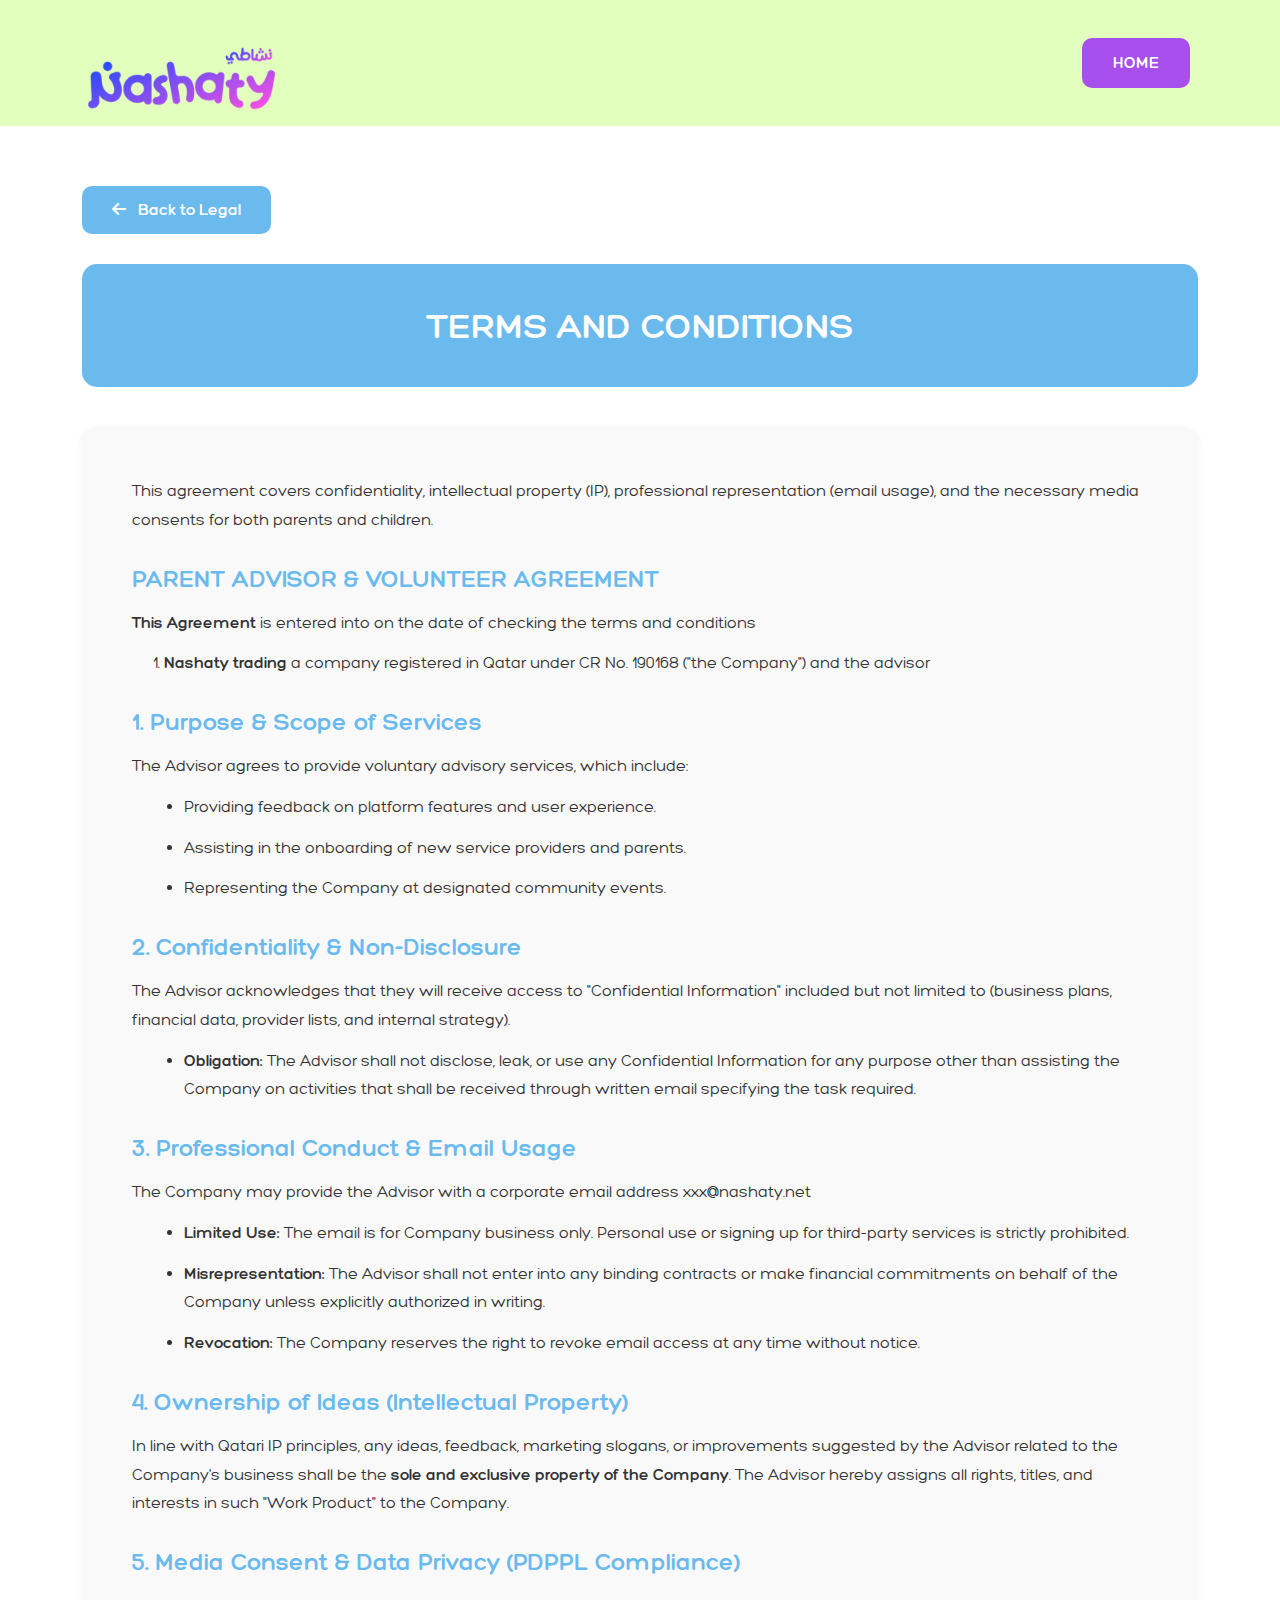
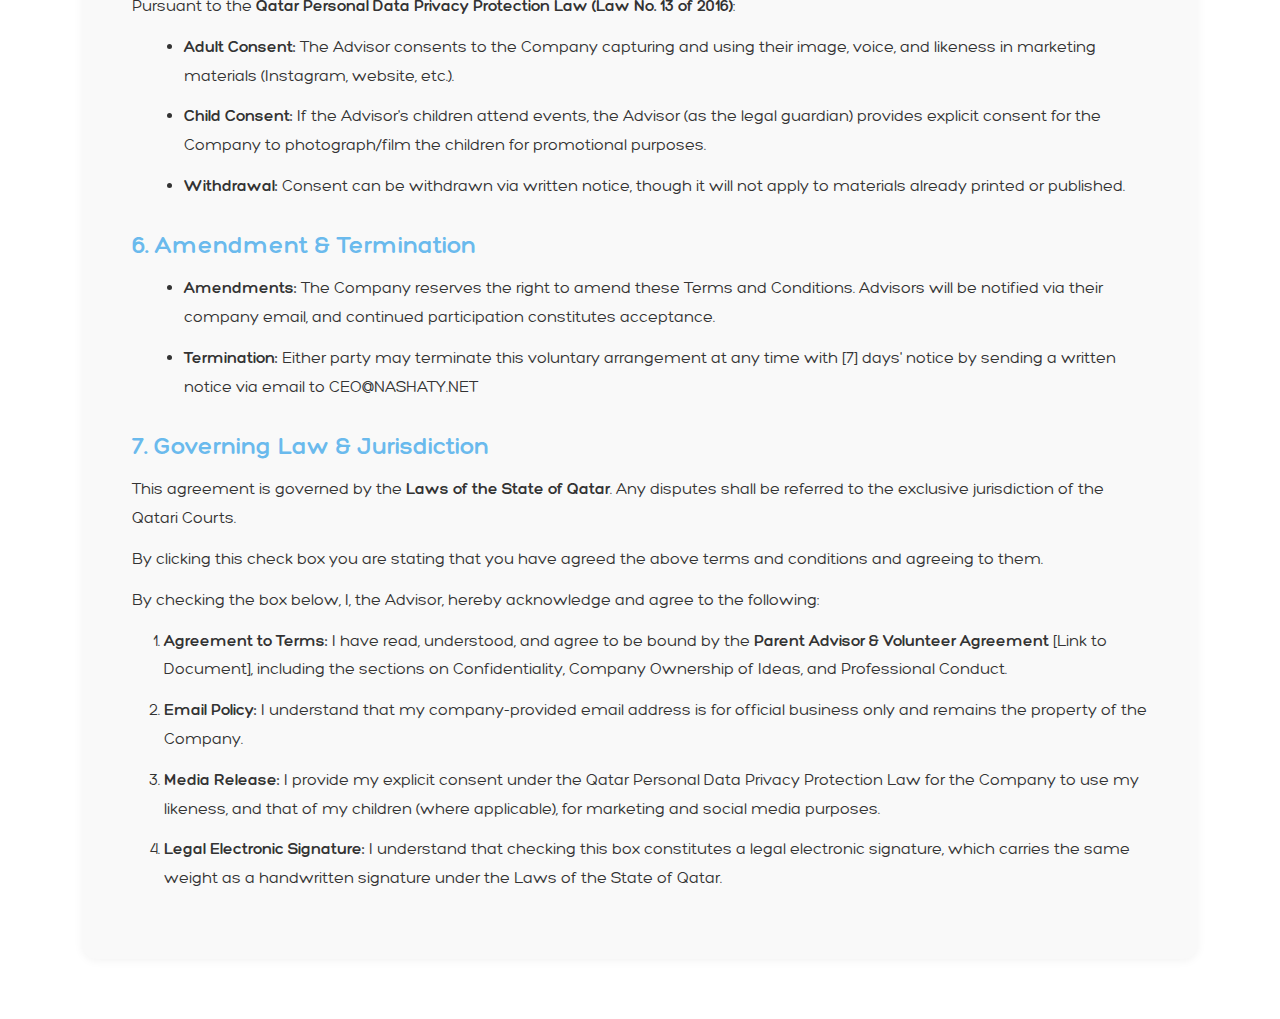
<file: policies/terms.html>
<!DOCTYPE html>
<html lang="en">

<head>
    <meta charset="UTF-8" />
    <meta name="viewport" content="width=device-width, initial-scale=1" />
    <meta http-equiv="X-UA-Compatible" content="IE=edge" />

    <title>Terms and Conditions - Nashaty</title>

    <!-- Favicon -->
    <link rel="icon" type="image/png" href="./assets/images/favicon.png">
    <link rel="apple-touch-icon" href="./assets/images/favicon.png">
    <link rel="shortcut icon" href="./assets/images/favicon.png">

    <!-- Bootstrap 5 CSS -->
    <link href="https://cdn.jsdelivr.net/npm/bootstrap@5.3.3/dist/css/bootstrap.min.css" rel="stylesheet" />

    <!-- Custom CSS -->
    <link rel="stylesheet" href="../style.css?v=3.1">

    <style>
        .document-section {
            background: white;
            min-height: 100vh;
            padding: 60px 20px;
        }

        .document-header {
            background: #6abaed;
            color: white;
            padding: 40px 20px;
            text-align: center;
            border-radius: 15px;
            margin-bottom: 40px;
        }

        .document-header h1 {
            font-size: 36px;
            font-weight: bold;
            margin-bottom: 0px;
        }

        .document-content {
            background: #f9f9f9;
            padding: 50px;
            border-radius: 15px;
            line-height: 1.8;
            box-shadow: 0 2px 10px rgba(0, 0, 0, 0.05);
        }

        .document-content h2 {
            color: #6abaed;
            font-size: 24px;
            font-weight: bold;
            margin-top: 30px;
            margin-bottom: 15px;
        }

        .document-content h3 {
            color: #a74fec;
            font-size: 20px;
            font-weight: bold;
            margin-top: 25px;
            margin-bottom: 12px;
        }

        .document-content p,
        .document-content li {
            font-size: 16px;
            color: #333;
            margin-bottom: 12px;
        }

        .document-content ul {
            margin-left: 20px;
        }

        .back-button {
            display: inline-block;
            background: #6abaed;
            color: white;
            padding: 12px 30px;
            border-radius: 10px;
            text-decoration: none;
            font-weight: bold;
            margin-bottom: 30px;
            transition: all 0.3s ease;
        }

        .back-button:hover {
            background: #4a9fd6;
            color: white;
            transform: translateY(-2px);
        }

        .back-button i {
            margin-right: 8px;
        }

        @media (max-width: 576px) {
            .document-header {
                padding: 25px 15px;
            }

            .document-header h1 {
                font-size: 22px;
                margin-bottom: 0px;

            }

            .document-content {
                padding: 25px 18px;
                line-height: 1.6;
            }

            .document-content h2 {
                font-size: 18px;
                margin-top: 22px;
            }

            .document-content h3 {
                font-size: 16px;
                margin-top: 18px;
            }

            .document-content p,
            .document-content li {
                font-size: 14px;
                line-height: 22px;
            }

            .document-content ul,
            .document-content ol {
                padding-left: 18px;
            }

            .back-button {
                font-size: 14px;
                padding: 10px 18px;
            }
        }
    </style>
</head>

<body>

    <!-- Navbar -->
    <nav class="navbar navbar-expand-lg navbar-dark">
        <div class="container flex-column flex-lg-row text-center">
            <div class="logo_wrapper mb-3 mb-lg-0">
                <a href="../index.html">
                    <img src="../assets/images/logo.png" alt="logo" class="logo" />
                </a>
            </div>
            <div class="ms-lg-auto mt-3 mt-lg-0">
                <a href="../index.html" class="btn growth-btn me-2">Home</a>
                <!-- <a href="legal.html" class="btn growth-btn">Legal</a> -->
            </div>
        </div>
    </nav>

    <!-- Document Section -->
    <section class="document-section">
        <div class="container">
            <a href="legal.html" class="back-button">
                <i class="fas fa-arrow-left"></i> Back to Legal
            </a>

            <div class="document-header">
                <h1>TERMS AND CONDITIONS</h1>
                <!-- <p style="margin-top: 15px; font-size: 18px;"></p> -->
            </div>

            <div class="document-content">
                <!-- <p><strong>Qatari Law No. 22 of 2004 (Civil Code)</strong> and <strong>Law No. 13 of 2016 (Personal Data Privacy Protection Law)</strong>.</p> -->

                <p>This agreement covers confidentiality, intellectual property (IP), professional representation (email
                    usage), and the necessary media consents for both parents and children.</p>

                <h2>PARENT ADVISOR & VOLUNTEER AGREEMENT</h2>

                <p><strong>This Agreement</strong> is entered into on the date of checking the terms and conditions</p>

                <ol>
                    <li><strong>Nashaty trading</strong> a company registered in Qatar under CR No. 190168 ("the
                        Company") and the advisor</li>
                </ol>

                <h2>1. Purpose & Scope of Services</h2>

                <p>The Advisor agrees to provide voluntary advisory services, which include:</p>

                <ul>
                    <li>Providing feedback on platform features and user experience.</li>
                    <li>Assisting in the onboarding of new service providers and parents.</li>
                    <li>Representing the Company at designated community events.</li>
                </ul>

                <h2>2. Confidentiality & Non-Disclosure</h2>

                <p>The Advisor acknowledges that they will receive access to "Confidential Information" included but not
                    limited to (business plans, financial data, provider lists, and internal strategy).</p>

                <ul>
                    <li><strong>Obligation:</strong> The Advisor shall not disclose, leak, or use any Confidential
                        Information for any purpose other than assisting the Company on activities that shall be
                        received through written email specifying the task required.</li>
                </ul>

                <h2>3. Professional Conduct & Email Usage</h2>

                <p>The Company may provide the Advisor with a corporate email address xxx@nashaty.net</p>

                <ul>
                    <li><strong>Limited Use:</strong> The email is for Company business only. Personal use or signing up
                        for third-party services is strictly prohibited.</li>
                    <li><strong>Misrepresentation:</strong> The Advisor shall not enter into any binding contracts or
                        make financial commitments on behalf of the Company unless explicitly authorized in writing.
                    </li>
                    <li><strong>Revocation:</strong> The Company reserves the right to revoke email access at any time
                        without notice.</li>
                </ul>

                <h2>4. Ownership of Ideas (Intellectual Property)</h2>

                <p>In line with Qatari IP principles, any ideas, feedback, marketing slogans, or improvements suggested
                    by the Advisor related to the Company's business shall be the <strong>sole and exclusive property of
                        the Company</strong>. The Advisor hereby assigns all rights, titles, and interests in such "Work
                    Product" to the Company.</p>

                <h2>5. Media Consent & Data Privacy (PDPPL Compliance)</h2>

                <p>Pursuant to the <strong>Qatar Personal Data Privacy Protection Law (Law No. 13 of 2016)</strong>:</p>

                <ul>
                    <li><strong>Adult Consent:</strong> The Advisor consents to the Company capturing and using their
                        image, voice, and likeness in marketing materials (Instagram, website, etc.).</li>
                    <li><strong>Child Consent:</strong> If the Advisor's children attend events, the Advisor (as the
                        legal guardian) provides explicit consent for the Company to photograph/film the children for
                        promotional purposes.</li>
                    <li><strong>Withdrawal:</strong> Consent can be withdrawn via written notice, though it will not
                        apply to materials already printed or published.</li>
                </ul>

                <h2>6. Amendment & Termination</h2>

                <ul>
                    <li><strong>Amendments:</strong> The Company reserves the right to amend these Terms and Conditions.
                        Advisors will be notified via their company email, and continued participation constitutes
                        acceptance.</li>
                    <li><strong>Termination:</strong> Either party may terminate this voluntary arrangement at any time
                        with [7] days' notice by sending a written notice via email to CEO@NASHATY.NET</li>
                </ul>

                <h2>7. Governing Law & Jurisdiction</h2>

                <p>This agreement is governed by the <strong>Laws of the State of Qatar</strong>. Any disputes shall be
                    referred to the exclusive jurisdiction of the Qatari Courts.</p>

                <p>By clicking this check box you are stating that you have agreed the above terms and conditions and
                    agreeing to them.</p>

                <p>By checking the box below, I, the Advisor, hereby acknowledge and agree to the following:</p>

                <ol>
                    <li><strong>Agreement to Terms:</strong> I have read, understood, and agree to be bound by the
                        <strong>Parent Advisor & Volunteer Agreement</strong> [Link to Document], including the sections
                        on Confidentiality, Company Ownership of Ideas, and Professional Conduct.</li>
                    <li><strong>Email Policy:</strong> I understand that my company-provided email address is for
                        official business only and remains the property of the Company.</li>
                    <li><strong>Media Release:</strong> I provide my explicit consent under the Qatar Personal Data
                        Privacy Protection Law for the Company to use my likeness, and that of my children (where
                        applicable), for marketing and social media purposes.</li>
                    <li><strong>Legal Electronic Signature:</strong> I understand that checking this box constitutes a
                        legal electronic signature, which carries the same weight as a handwritten signature under the
                        Laws of the State of Qatar.</li>
                </ol>

            </div>
        </div>
    </section>

    <!-- Bootstrap JS -->
    <script src="https://cdn.jsdelivr.net/npm/bootstrap@5.3.3/dist/js/bootstrap.bundle.min.js"></script>
    <!-- Font Awesome -->
    <link rel="stylesheet" href="https://cdnjs.cloudflare.com/ajax/libs/font-awesome/6.4.0/css/all.min.css">

</body>

</html>
</file>
<file: style.css>
@font-face {
    font-family: 'HeroLight';
    src: url('./assets/fonts/HeroLight-Regular.otf') format('opentype');
    font-weight: normal;
    font-style: normal;
}

@font-face {
    font-family: 'HeroLight';
    src: url('./assets/fonts/HeroLight-Bold.otf') format('opentype');
    font-weight: bold;
    font-style: normal;
}

@font-face {
    font-family: 'HeroLight';
    src: url('./assets/fonts/HeroLight-Light.otf') format('opentype');
    font-weight: 300;
    font-style: normal;
}

* {
    margin: 0;
    padding: 0;
    box-sizing: border-box;
}

body {
    font-family: 'HeroLight', sans-serif;
    overflow-x: hidden;
}

.navbar {
    background: #e2ffbd;
}

.growth-section {
    background: #e2ffbd;
    padding: 0 20px 60px;
}


.growth-heading {
    font-size: 34px;
    font-weight: normal;
    line-height: 40px;
    margin: 0;
}
.reveal-wrapper {
  position: relative;
  display: inline-block;
  overflow: hidden;
}

.growth-highlight {
    color: #a74fec;
    font-weight: bold;
    font-size: 60px;
    line-height: 70px;
 position: relative;
  display: inline-block;
    z-index: 1;
}

.reveal-wrapper::before {
  content: '';
  position: absolute;
  left: 0;
  top: 0;
  width: 100%;
  height: 100%;
  background-color: #ffffff5d;
  z-index: 2;
  box-shadow: 0 0 20px 10px #9b51e051;
  animation: mask-reveal-glow 3s ease-in-out infinite;
}
@keyframes mask-reveal-glow {
  0% {
    transform: translateX(0%);
    opacity: 1;
  }
  50% {
    transform: translateX(100%);
    opacity: 1;
  }
  100% {
    transform: translateX(100%);
    opacity: 0;
  }
}

.growth-description {
    font-size: 22px;
    margin-bottom: 30px;
    line-height: 32px;
}

.growth-btn {
    background-color: #a74fec;
    color: white;
    border-radius: 10px;
    padding: 12px 30px;
    font-weight: bold;
    text-transform: uppercase;
}

.growth-btn:hover {
    background-color: #fff;
    color: #a74fec;
    border: 1px solid #c958f3;
}

.growth-img-wrapper {
    position: relative;

}

.growth-img-wrapper img {
    width: 100%;
    height: auto;
    object-fit: cover;
    display: block;
}

.logo {
    width: 200px;
    height: auto;
    margin: 30px 0 0;
}


.nashaty-section {
    background-color: #a74fec;
    color: white;
    padding: 80px 20px;
}

.nashaty-title {
    font-size: 40px;
    font-weight: 300;
    line-height: 50px;
}

.nashaty-title span {
    font-size: 60px;
    font-weight: bold;
}

.nashaty-description {
    font-size: 20px;
    font-weight: 500;
    line-height: 26px;
}

.nashaty-image-container {
    position: relative;
    text-align: center;
}

.nashaty-image-frame {}

.nashaty-image-frame img {
    border-radius: 30px;
    max-width: 100%;
    height: auto;
    display: block;
    clip-path: polygon(25% 0%, 75% 0%,
            100% 25%, 100% 75%,
            75% 100%, 25% 100%,
            0% 75%, 0% 25%);
}



.highlight {
    font-weight: bold;
}

.vision-image {
    position: absolute;
    bottom: 0;
    right: 20px;
    width: 200px;
    animation: blink 1.5s infinite;
}

@keyframes blink {

    0%,
    100% {
        opacity: 1;
    }

    50% {
        opacity: 0.5;
    }
}

.mission_wrapper,
.vision_wrapper {
    padding: 200px 90px;
}

.mission_wrapper h2,
.vision_wrapper h2 {
    font-size: 70px;
    font-weight: bold;
    line-height: 80px;
    color: #000;
}

.mission_wrapper p,
.vision_wrapper p {
    font-size: 22px;
    font-weight: 400;
    line-height: 38px;
    color: #000;
}


.founder-section {
    background-color: #f85646;
    color: white;
    position: relative;
}

.founder-img-wrapper {
    text-align: center;
}

.founder-section h6 {
    font-size: 24px;
    font-weight: 300;
    margin: 0;
    line-height: 28px;
}

.founder-section h2 {
    font-size: 60px;
    font-weight: bold;
    line-height: 70px;
}

.founder-section p {
    font-size: 20px;
    font-weight: 300;
    line-height: 30px;
    margin-bottom: 40px;
}

.executive-card {
    background-color: rgba(255, 255, 255, 0.1);
    border-radius: 15px;
    padding: 30px;
    text-align: center;
    transition: transform 0.3s ease, background-color 0.3s ease;
}

.executive-card:hover {
    transform: translateY(-10px);
    background-color: rgba(255, 255, 255, 0.15);
}

.executive-img-wrapper {
    margin-bottom: 20px;
}

.executive-img-wrapper img {
    border-radius: 50%;
    width: 200px;
    height: 200px;
    object-fit: cover;
    border: 5px solid white;
}

.executive-info h4 {
    font-size: 28px;
    font-weight: bold;
    margin-bottom: 10px;
    color: white;
}

.executive-title {
    font-size: 18px;
    font-weight: 300;
    margin-bottom: 15px;
    color: rgba(255, 255, 255, 0.9);
}

.executive-email {
    color: white;
    text-decoration: none;
    font-size: 16px;
    display: inline-flex;
    align-items: center;
    gap: 8px;
    transition: opacity 0.3s ease;
}

.executive-email:hover {
    opacity: 0.8;
    color: white;
}

.match-container {
  width: 100%;
  padding: 0; 
  margin: 0;   
}

.modal-header{
    color: #fff;
    background: #a74fec;
}

.modal-body{
    background: #e2ffbd;
}

.form-control{
        border: 1px solid #c958f329;
    background: #e3ffbc3b;
    height: 45px;
}
.close-icon{
        float: right;
    position: absolute;
    right: 20px;
    width: 20px;
}

.form-label{
        margin-bottom: .5rem;
    font-family: 'HeroLight';
    font-size: 15px;
}

.modal-body button{
        background-color: #a74fec !important;
    color: white;
    border-radius: 10px;
    padding: 12px 30px;
    font-weight: bold;
    text-transform: uppercase;
    width: fit-content;
}


/* FOOTER SECTION */
.footer-section {
    padding: 120px 20px;
    /* height: 100vh; */
    display: flex;
    justify-content: center;
    align-items: center;
}

.footer-section h3 {
    font-size: 39px;
    font-weight: bold;
}

.footer-section h5 {
    font-size: 36px;
    font-weight: 300;
    margin-bottom: 30px;
}

.footer-section li {
    font-size: 20px;
    font-weight: bold;
}

#typing-text::after {
  content: '|';
  animation: blink 1s step-start infinite;
}

@keyframes blink {
  50% {
    opacity: 0;
  }
}

.icon-circle {
    width: 62px;
    height: 62px;

}

.icon-circle:hover {
    animation: rotate 1s infinite;
}

@keyframes rotate {
    from {
        transform: rotate(0deg);
    }

    to {
        transform: rotate(360deg);
    }
}


@media (max-width: 768px) {
    .footer-section{
        padding: 40px 0 20px;
    }
    .footer-section h3{
        font-size: 30px;
    }
    .logo_wrapper{
        margin:  0 auto;
    }

    .mission_wrapper, .vision_wrapper{
        padding: 60px 20px 0;
    }

    .growth-heading {
        font-size: 30px;
    }

    .growth-highlight {
        font-size: 4rem;
    }

    
    .nashaty-title {
       font-size: 21px;
        text-align: center;
        line-height: 30px;
    }

    .nashaty-title span {
        font-size: 2rem;
    }

    .nashaty-description {
        text-align: center;
        margin-top: 20px;
    }

    .section-title,
    .section-text {
        text-align: center;
    }

    .vision-image {
        position: static;
        margin-top: 20px;
        display: block;
        margin-left: auto;
        margin-right: auto;
    }
}
</file>
